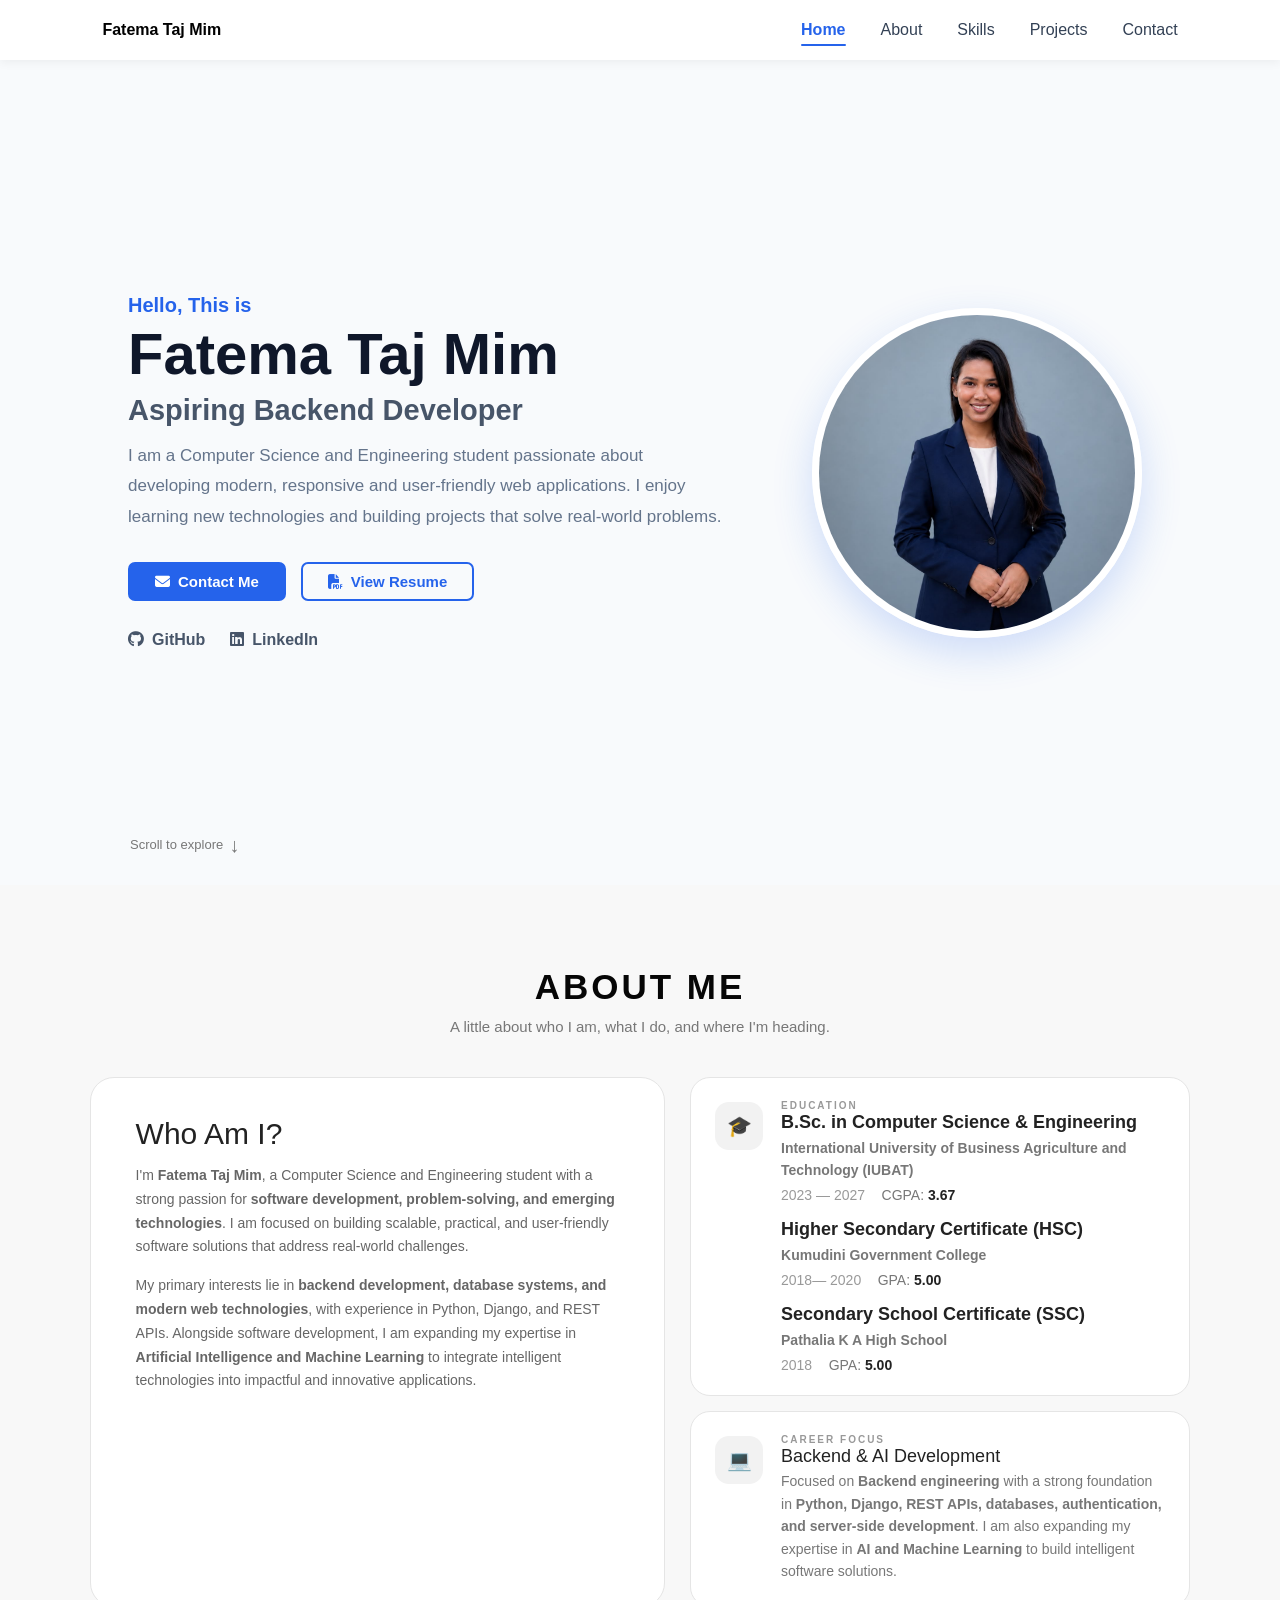
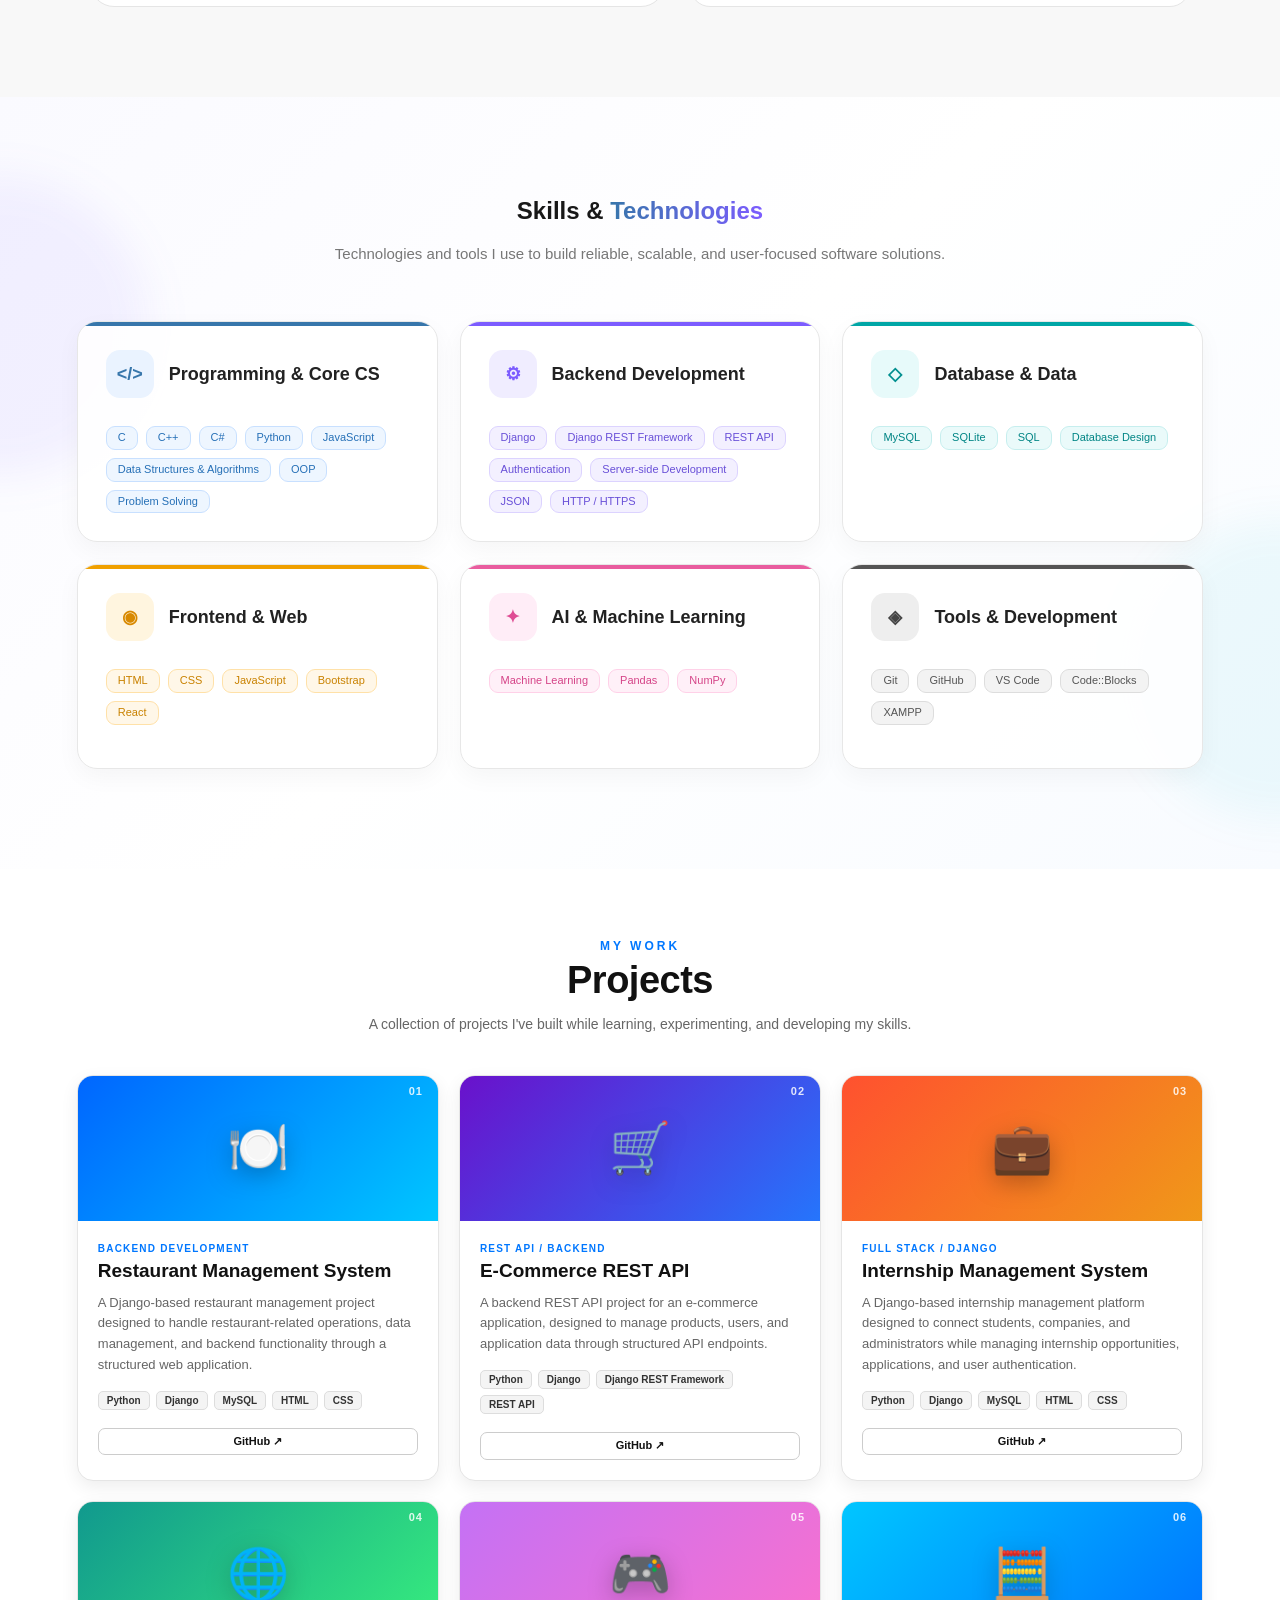
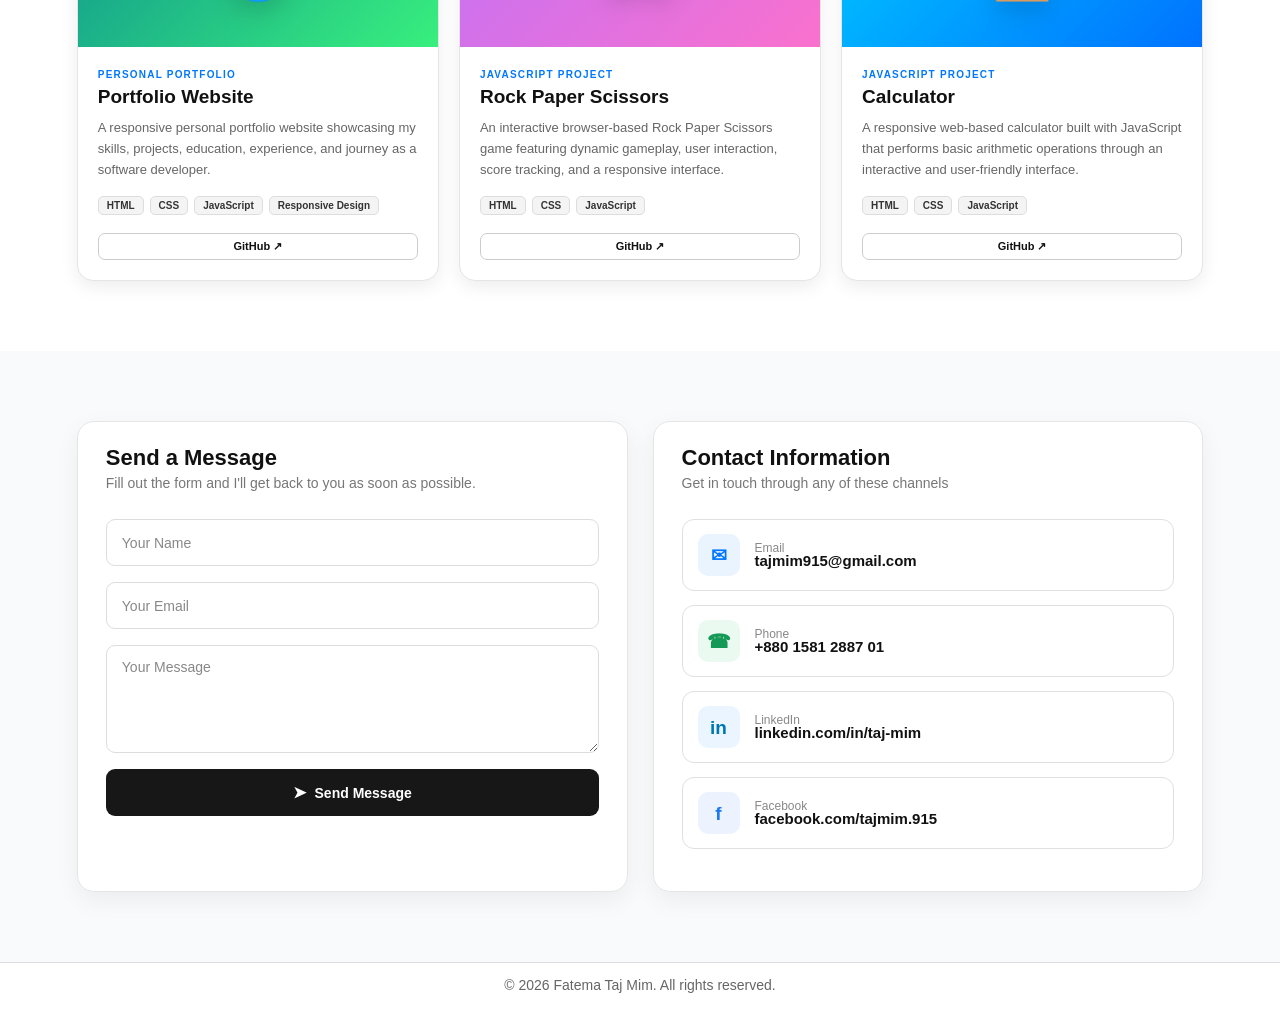
<file: index.html>
<!DOCTYPE html>
<html lang="en">

<head>

    <meta charset="UTF-8">

    <meta name="viewport" content="width=device-width, initial-scale=1.0">

    <title>Fatema Taj Mim | Portfolio</title>

    <!-- CSS -->
    <link rel="stylesheet" href="style.css">

    <link
    rel="stylesheet"
    href="https://cdnjs.cloudflare.com/ajax/libs/font-awesome/6.5.2/css/all.min.css">



</head>

<body>

    <!--  NAVIGATION BAR -->

    <nav class="navbar">

        <div class="logo">
            <a href="#home">Fatema Taj Mim</a>
        </div>

        <ul class="nav-links">
            <li><a href="#home">Home</a></li>
            <li><a href="#about">About</a></li>
            <li><a href="#skills">Skills</a></li>
            <!-- THIS WILL I USE LETTER <li><a href="#experience">Experience</a></li> -->
            <li><a href="#projects">Projects</a></li>
            <li><a href="#contact">Contact</a></li>
        </ul>

    </nav>


    <!--  HERO / HOME SECTION  -->

    <section id="home" class="hero">

        <!-- Left Side -->
        <div class="intro">

            <p class="greeting">
                Hello, This is
            </p>

            <h1>
                Fatema Taj Mim
            </h1>

            <h2>
                Aspiring Backend Developer
            </h2>

            <p class="description">
                I am a Computer Science and Engineering student passionate about
                developing modern, responsive and user-friendly web applications.
                I enjoy learning new technologies and building projects that
                solve real-world problems.
            </p>


            <!-- Buttons -->
            <div class="hero-buttons">

            <!-- Contact Me -->
            <button
                onclick="location.href='#contact'"
                class="btn contact-btn">

                <i class="fa-solid fa-envelope"></i>
                Contact Me

            </button>


            <!-- View Resume -->
            <button
                onclick="window.open('image/Resume-Fatematajmim.pdf', '_blank')"
                class="btn resume-btn">

                <i class="fa-solid fa-file-pdf"></i>
                View Resume

            </button>

        </div>


        <!-- Social Links -->

        <div class="social-links">

            <!-- GitHub -->
            <a
                href="https://github.com/Taj-mim"
                target="_blank"
                rel="noopener noreferrer">

                <i class="fa-brands fa-github"></i>
                GitHub

            </a>


            <!-- LinkedIn -->
            <a
                href="https://www.linkedin.com/in/taj-mim/"
                target="_blank"
                rel="noopener noreferrer">

                <i class="fa-brands fa-linkedin"></i>
                LinkedIn

            </a>
           
        </div>
        <a href="#about" class="scroll-explore">
            <span>Scroll to explore</span>
            <span class="arrow">↓</span>
        </a>
    </div>

        <!-- Right Side / Profile Picture -->
        <div class="image">

            <img
                src="image/formal picture.jpeg"
                alt="Fatema Taj Mim Profile Picture">

        </div>

    </section>


    <!-- ABOUT SECTION  -->

    <section id="about" class="about-section">

        <div class="about-container">

            <!-- Section Heading -->
            <div class="section-heading">
                <span class="section-tag">ABOUT ME</span>
                <p>
                    A little about who I am, what I do, and where I'm heading.
                </p>
            </div>

            <!-- About Content -->
            <div class="about-content">

                <!-- Left Side -->
                <div class="about-intro">

                    <div class="about-card main-card">
                        

                        <h3>Who Am I?</h3>

                        <p>
                            I'm <strong>Fatema Taj Mim</strong>, a Computer Science and Engineering
                            student with a strong passion for <strong>software development,
                            problem-solving, and emerging technologies</strong>. I am focused on
                            building scalable, practical, and user-friendly software solutions
                            that address real-world challenges.
                        </p>

                        <p>
                            My primary interests lie in <strong>backend development, database
                            systems, and modern web technologies</strong>, with experience in
                            Python, Django, and REST APIs. Alongside software development, I am
                            expanding my expertise in <strong>Artificial Intelligence and Machine
                            Learning</strong> to integrate intelligent technologies into impactful
                            and innovative applications.
                        </p>

                       
                    </div>

                </div>


                <!-- Right Side -->
                <div class="about-details">

                    <!-- Education -->
<div class="detail-card">
    <div class="detail-icon">🎓</div>

    <div>
        <span class="detail-label">EDUCATION</span>

        <!-- University -->
        <h3>
           <b>B.Sc. in Computer Science & Engineering</b> 
        </h3>

        <p>
           <b>International University of Business Agriculture
            and Technology (IUBAT)</b>
        </p>

        <span class="detail-year">
            2023 — 2027
        </span>

        <span class="CGPA">
            CGPA: <strong>3.67</strong>
        </span>


        <!-- College -->
        <h3 class="education-subtitle">
            <b>Higher Secondary Certificate (HSC)</b>
        </h3>

        <p>
            <b>Kumudini Government College</b>
        </p>

        <span class="detail-year">
            2018— 2020
        </span>
        <span class="CGPA">
            GPA: <strong>5.00</strong>
        </span>


        <!-- School -->
        <h3 class="education-subtitle">
            <b>Secondary School Certificate (SSC)</b>
        </h3>

        <p>
            <b>Pathalia K A High School</b>
        </p>

        <span class="detail-year">
            2018
        </span>
        <span class="CGPA">
            GPA: <strong>5.00</strong>
        </span>

    </div>
</div>


                    <!-- Career -->
                    <div class="detail-card">
                        <div class="detail-icon">💻</div>

                        <div>
                            <span class="detail-label">CAREER FOCUS</span>

                            <h3>Backend & AI Development</h3>

                           <p>
                                Focused on <strong>Backend engineering</strong> with a strong foundation
                                in <strong>Python, Django, REST APIs, databases, authentication, and
                                server-side development</strong>. I am also expanding my expertise in
                                <strong>AI and Machine Learning</strong> to build intelligent software
                                solutions.
                            </p>
                        </div>
                    </div>
                </div>

            </div>

        </div>

    </section>


    <!--  SKILLS SECTION  -->

    <section id="skills" class="skills-section">

        <div class="skills-container">

            <!-- Heading -->
            <div class="skills-heading">
                <h2>
                    Skills & <span>Technologies</span>
                </h2>

                <p>
                    Technologies and tools I use to build reliable,
                    scalable, and user-focused software solutions.
                </p>

            </div>


            <!-- Skills Grid -->
            <div class="skills-grid">

    <!-- 1. Programming & Core CS -->
    <div class="skill-card programming-card">

        <div class="skill-card-header">

            <div class="skill-icon">
                &lt;/&gt;
            </div>

            <div>
                <h3>Programming & Core CS</h3>
            </div>

        </div>

        <div class="skill-tags">
            <span>C</span>
            <span>C++</span>
            <span>C#</span>
            <span>Python</span>
            <span>JavaScript</span>
            <span>Data Structures & Algorithms</span>
            <span>OOP</span>
            <span>Problem Solving</span>
        </div>

    </div>


    <!-- 2. Backend Development -->
    <div class="skill-card backend-card">

        <div class="skill-card-header">

            <div class="skill-icon">
                ⚙
            </div>

            <div>
                <h3>Backend Development</h3>
            </div>

        </div>

        <div class="skill-tags">
            <span>Django</span>
            <span>Django REST Framework</span>
            <span>REST API</span>
            <span>Authentication</span>
            <span>Server-side Development</span>
            <span>JSON</span>
            <span>HTTP / HTTPS</span>
        </div>

    </div>


    <!-- 3. Database & Data -->
    <div class="skill-card database-card">

        <div class="skill-card-header">

            <div class="skill-icon">
                ◇
            </div>

            <div>
                <h3>Database & Data</h3>
            </div>

        </div>

        <div class="skill-tags">
            <span>MySQL</span>
            <span>SQLite</span>
            <span>SQL</span>
            <span>Database Design</span>
            
        </div>

    </div>


    <!-- 4. Frontend & Web -->
    <div class="skill-card frontend-card">

        <div class="skill-card-header">

            <div class="skill-icon">
                ◉
            </div>

            <div>
                <h3>Frontend & Web</h3>
            </div>

        </div>

        <div class="skill-tags">
            <span>HTML</span>
            <span>CSS</span>
            <span>JavaScript</span>
            <span>Bootstrap</span>
            <span>React</span>
        </div>

    </div>


    <!-- 5. AI & Machine Learning -->
    <div class="skill-card ai-card">

        <div class="skill-card-header">

            <div class="skill-icon">
                ✦
            </div>

            <div>
                <h3>AI & Machine Learning</h3>
            </div>

        </div>

        <div class="skill-tags">
            <span>Machine Learning</span>
            <span>Pandas</span>
            <span>NumPy</span>
            <!-- <span>Deep Learning</span>
            <span>Computer Vision</span>
            <span>PyTorch</span> -->
            
        </div>

    </div>


    <!-- 6. Tools & Development -->
    <div class="skill-card tools-card">

        <div class="skill-card-header">

            <div class="skill-icon">
                ◈
            </div>

            <div>
                <h3>Tools & Development</h3>
            </div>

        </div>

        <div class="skill-tags">
            <span>Git</span>
            <span>GitHub</span>
            <span>VS Code</span>
            <span>Code::Blocks</span>
            <span>XAMPP</span>
        </div>

    </div>

</div>

        </div>

    </section>


    <!--  EXPERIENCE SECTION 

    <section id="experience" class="content-section">

        <h2>Experience</h2>

        <p>
            My experience and professional activities.
        </p>

    </section> -->


    <!-- PROJECTS SECTION  -->

    <!-- ================= PROJECTS SECTION ================= -->

<section class="projects-section" id="projects">

    <div class="section-heading">

        <span class="section-tag">MY WORK</span>

        <h2>Projects</h2>

        <p>
            A collection of projects I've built while learning,
            experimenting, and developing my skills.
        </p>

    </div>


    <div class="projects-grid">


        <!-- Project 1 -->
    <div class="project-card">

        <div class="project-image project-blue">

            <div class="project-icon">
                🍽️
            </div>

            <span class="project-number">01</span>

        </div>


        <div class="project-content">

            <span class="project-category">
                Backend Development
            </span>

            <h3>Restaurant Management System</h3>

            <p>
                A Django-based restaurant management project designed to
                handle restaurant-related operations, data management,
                and backend functionality through a structured web application.
            </p>


            <div class="project-tech">

                <span>Python</span>
                <span>Django</span>
                <span>MySQL</span>
                <span>HTML</span>
                <span>CSS</span>

            </div>


        <div class="project-links">

            <a href="https://github.com/Taj-mim/restaurent-djangoProject"
               target="_blank"
               rel="noopener noreferrer"
               class="project-btn github-btn">
                GitHub ↗
            </a>

        </div>

    </div>

</div>



<!-- Project 2 -->
<div class="project-card">

    <div class="project-image project-purple">

        <div class="project-icon">
            🛒
        </div>

        <span class="project-number">02</span>

    </div>


    <div class="project-content">

        <span class="project-category">
            REST API / Backend
        </span>

        <h3>E-Commerce REST API</h3>

        <p>
            A backend REST API project for an e-commerce application,
            designed to manage products, users, and application data
            through structured API endpoints.
        </p>


        <div class="project-tech">

            <span>Python</span>
            <span>Django</span>
            <span>Django REST Framework</span>
            <span>REST API</span>

        </div>


        <div class="project-links">

            <a href="https://github.com/Taj-mim/ecommerce-rest-api"
               target="_blank"
               rel="noopener noreferrer"
               class="project-btn github-btn">
                GitHub ↗
            </a>

        </div>

    </div>

</div>



<!-- Project 3 -->
<div class="project-card">

    <div class="project-image project-orange">

        <div class="project-icon">
            💼
        </div>

        <span class="project-number">03</span>

    </div>


    <div class="project-content">

        <span class="project-category">
            Full Stack / Django
        </span>

        <h3>Internship Management System</h3>

        <p>
            A Django-based internship management platform designed
            to connect students, companies, and administrators while
            managing internship opportunities, applications, and
            user authentication.
        </p>


        <div class="project-tech">

            <span>Python</span>
            <span>Django</span>
            <span>MySQL</span>
            <span>HTML</span>
            <span>CSS</span>

        </div>


        <div class="project-links">

            <a href="https://github.com/Taj-mim/Internship_management_System"
               target="_blank"
               rel="noopener noreferrer"
               class="project-btn github-btn">
                GitHub ↗
            </a>

        </div>

    </div>

</div>



<!-- Project 4 -->
<div class="project-card">

    <div class="project-image project-green">

        <div class="project-icon">
            🌐
        </div>

        <span class="project-number">04</span>

    </div>


    <div class="project-content">

        <span class="project-category">
            Personal Portfolio
        </span>

        <h3>Portfolio Website</h3>

        <p>
            A responsive personal portfolio website showcasing my
            skills, projects, education, experience, and journey
            as a software developer.
        </p>


        <div class="project-tech">

            <span>HTML</span>
            <span>CSS</span>
            <span>JavaScript</span>
            <span>Responsive Design</span>

        </div>


        <div class="project-links">

            <a href="https://github.com/Taj-mim/Portfolio-Fatema-Taj-Mim_"
               target="_blank"
               rel="noopener noreferrer"
               class="project-btn github-btn">
                GitHub ↗
            </a>

        </div>

    </div>

</div>



<!-- Project 5 -->
<div class="project-card">

    <div class="project-image project-pink">

        <div class="project-icon">
            🎮
        </div>

        <span class="project-number">05</span>

    </div>


    <div class="project-content">

        <span class="project-category">
            JavaScript Project
        </span>

        <h3>Rock Paper Scissors</h3>

        <p>
            An interactive browser-based Rock Paper Scissors game
            featuring dynamic gameplay, user interaction, score
            tracking, and a responsive interface.
        </p>


        <div class="project-tech">

            <span>HTML</span>
            <span>CSS</span>
            <span>JavaScript</span>

        </div>


        <div class="project-links">

            <a href="https://github.com/Taj-mim/Rock-paper-scissors-"
               target="_blank"
               rel="noopener noreferrer"
               class="project-btn github-btn">
                GitHub ↗
            </a>

        </div>

    </div>

</div>



<!-- Project 6 -->
<div class="project-card">

    <div class="project-image project-cyan">

        <div class="project-icon">
            🧮
        </div>

        <span class="project-number">06</span>

    </div>


    <div class="project-content">

        <span class="project-category">
            JavaScript Project
        </span>

        <h3>Calculator</h3>

        <p>
            A responsive web-based calculator built with JavaScript
            that performs basic arithmetic operations through an
            interactive and user-friendly interface.
        </p>


        <div class="project-tech">

            <span>HTML</span>
            <span>CSS</span>
            <span>JavaScript</span>

        </div>


        <div class="project-links">

            <a href="https://github.com/Taj-mim/Calculator"
               target="_blank"
               rel="noopener noreferrer"
               class="project-btn github-btn">
                GitHub ↗
            </a>

        </div>

    </div>

</div>

    </div>

</section>

    <!--  CONTACT SECTION  -->

<section class="contact-section" id="contact">

    <div class="contact-wrapper">

     <!-- LEFT: SEND MESSAGE -->
<div class="contact-card message-card">

    <h2>Send a Message</h2>

    <p class="contact-subtitle">
        Fill out the form and I'll get back to you as soon as possible.
    </p>

    <form
    id="contact-form"
    class="contact-form"
    action="https://formsubmit.co/ajax/tajmim915@gmail.com"
    method="POST"
>

    <input
        type="text"
        name="name"
        placeholder="Your Name"
        required
    >

    <input
        type="email"
        name="email"
        placeholder="Your Email"
        required
    >

    <textarea
        name="message"
        placeholder="Your Message"
        rows="5"
        required
    ></textarea>

    <input
        type="hidden"
        name="_subject"
        value="New Portfolio Contact Message"
    >

    <input
        type="hidden"
        name="_captcha"
        value="true"
    >

    <button
        type="submit"
        id="send-message-btn"
        class="send-message-btn"
    >
        <span class="send-icon">➤</span>

        <span class="button-text">
            Send Message
        </span>
    </button>

    <p
        id="form-message"
        class="form-message"
        aria-live="polite"
    ></p>

</form>
</div>
        <!-- RIGHT: CONTACT INFORMATION -->
        <div class="contact-card information-card">

            <h2>Contact Information</h2>

            <p class="contact-subtitle">
                Get in touch through any of these channels
            </p>


            <!-- Email -->
            <a
                href="mailto:tajmim915@gmail.com"
                class="contact-info-item"
            >

                <div class="info-icon email-icon">
                    ✉
                </div>

                <div class="info-text">
                    <span>Email</span>
                    <strong>tajmim915@gmail.com</strong>
                </div>

            </a>


            <!-- Phone -->
            <a
                href="tel:+8801581288701"
                class="contact-info-item"
            >

                <div class="info-icon phone-icon">
                    ☎
                </div>

                <div class="info-text">
                    <span>Phone</span>
                    <strong>+880 1581 2887 01</strong>
                </div>

            </a>


           <!-- LinkedIn -->
            <a href="https://www.linkedin.com/in/taj-mim"
            target="_blank"
            rel="noopener noreferrer"
            class="contact-info-item">

                <div class="info-icon linkedin-icon">
                    in
                </div>

                <div class="info-text">
                    <span>LinkedIn</span>
                    <strong>linkedin.com/in/taj-mim</strong>
                </div>

            </a>


            <!-- Facebook -->
            <a href="https://www.facebook.com/tajmim.915"
            target="_blank"
            rel="noopener noreferrer"
            class="contact-info-item">

                <div class="info-icon facebook-icon">
                    f
                </div>

                <div class="info-text">
                    <span>Facebook</span>
                    <strong>facebook.com/tajmim.915</strong>
                </div>

            </a>

        </div>


</section>
<!-- ================= FINAL MESSAGE ================= -->



<!-- ================= FOOTER ================= -->

<footer class="footer">

    <p>
        © 2026 Fatema Taj Mim. All rights reserved.
    </p>

</footer>

    <script src="script.js" defer></script>
</body>

</html>
</file>
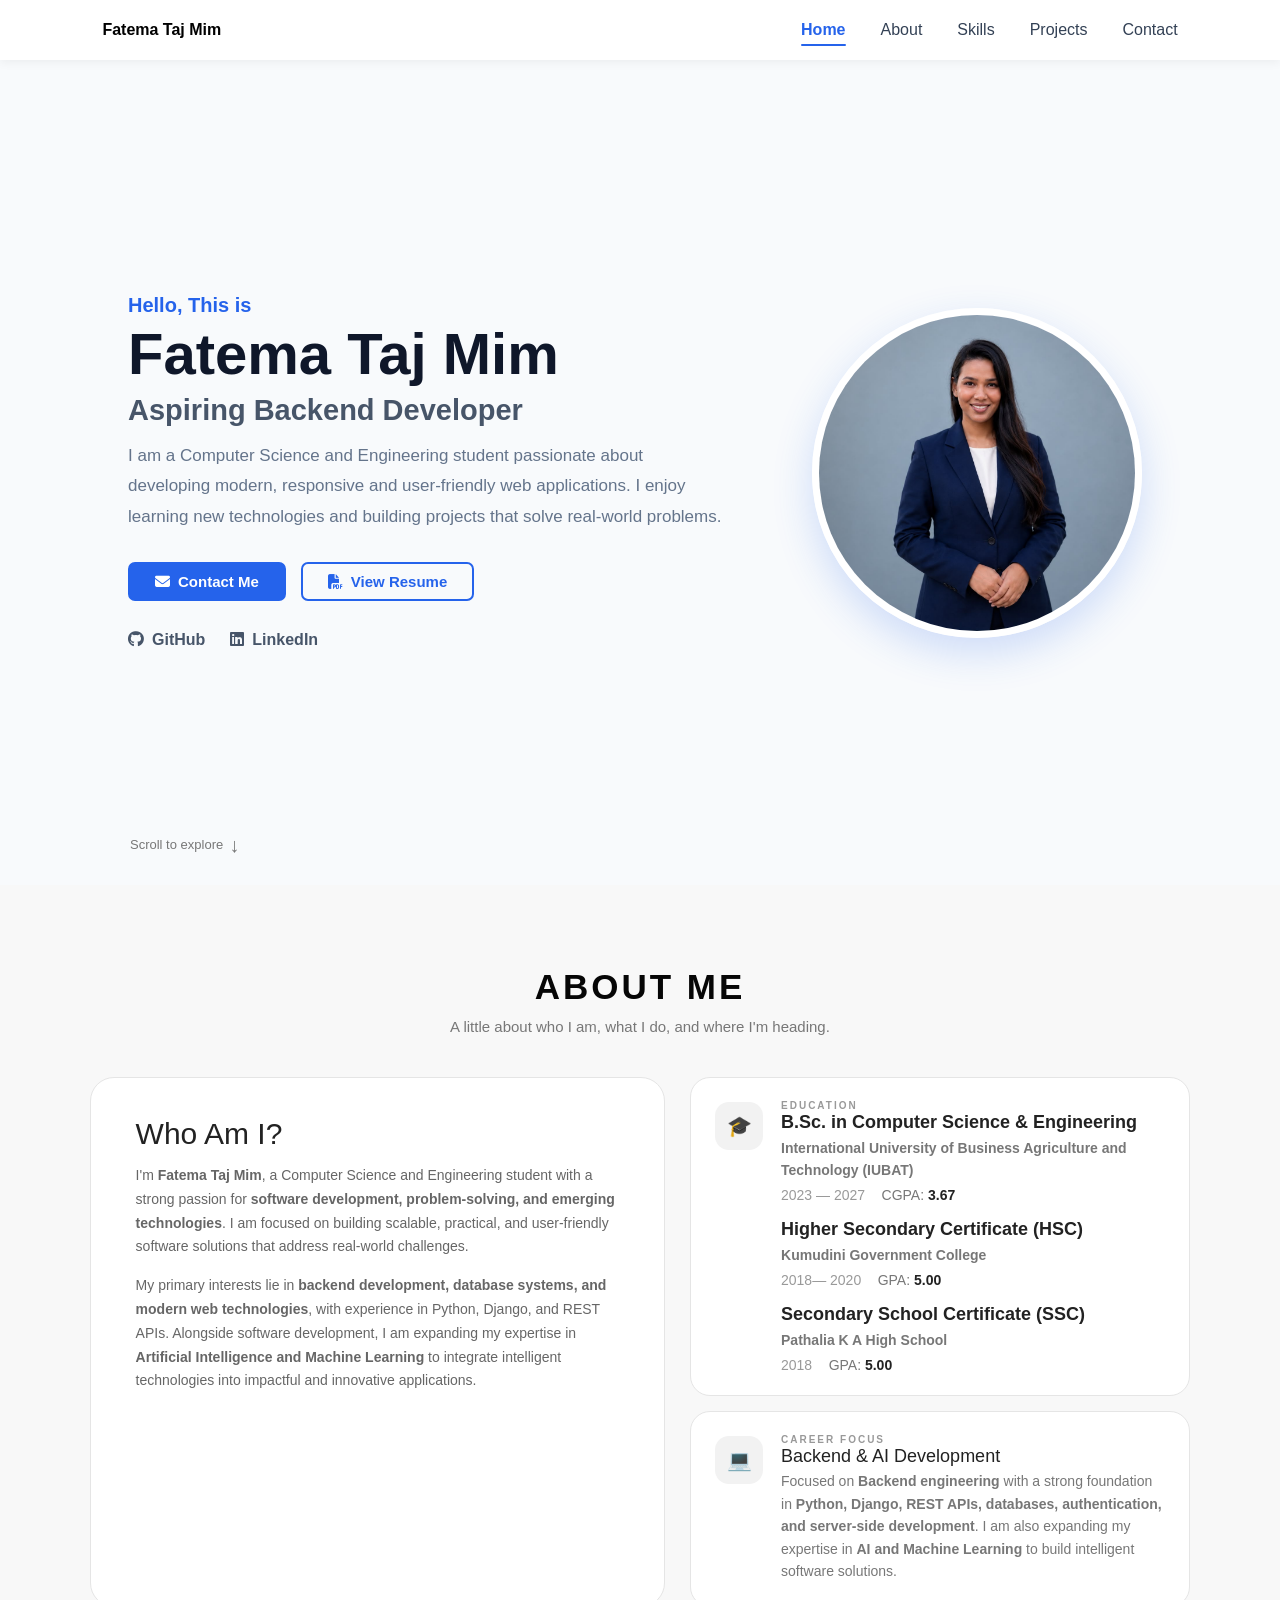
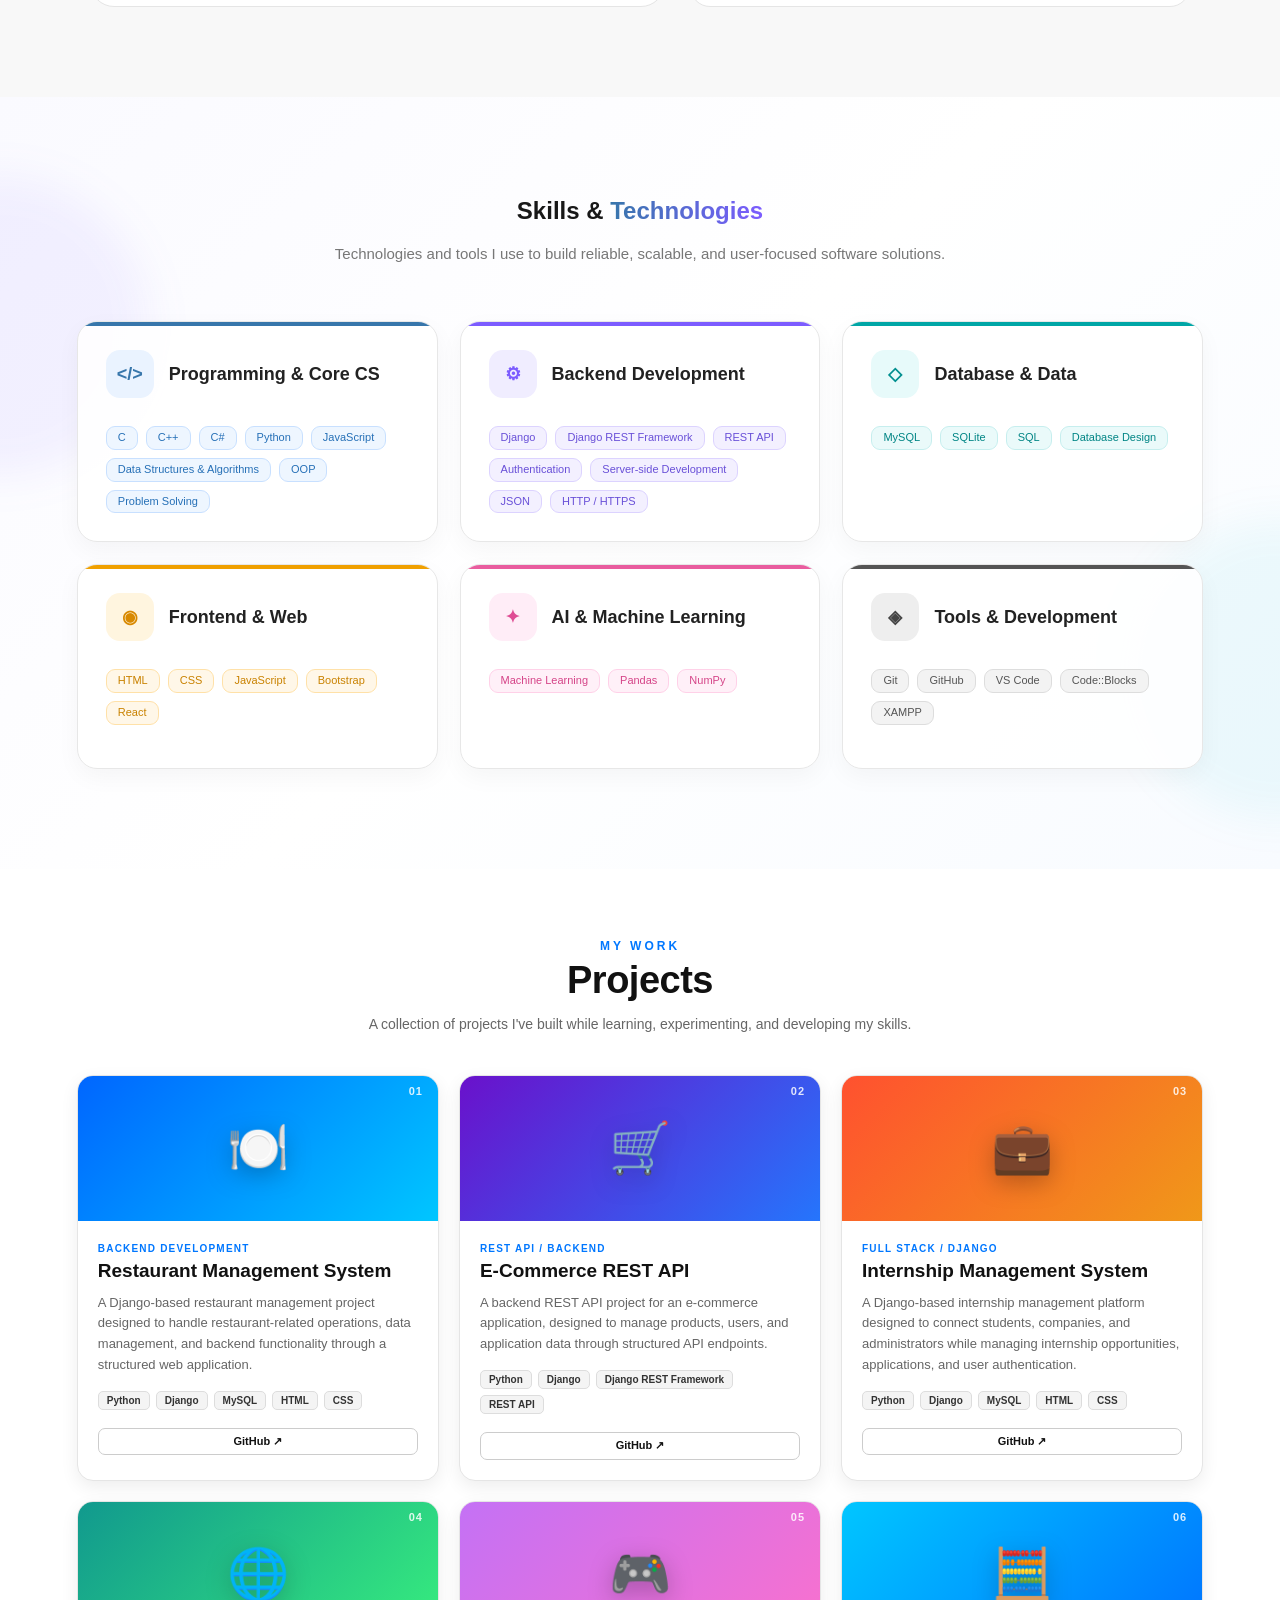
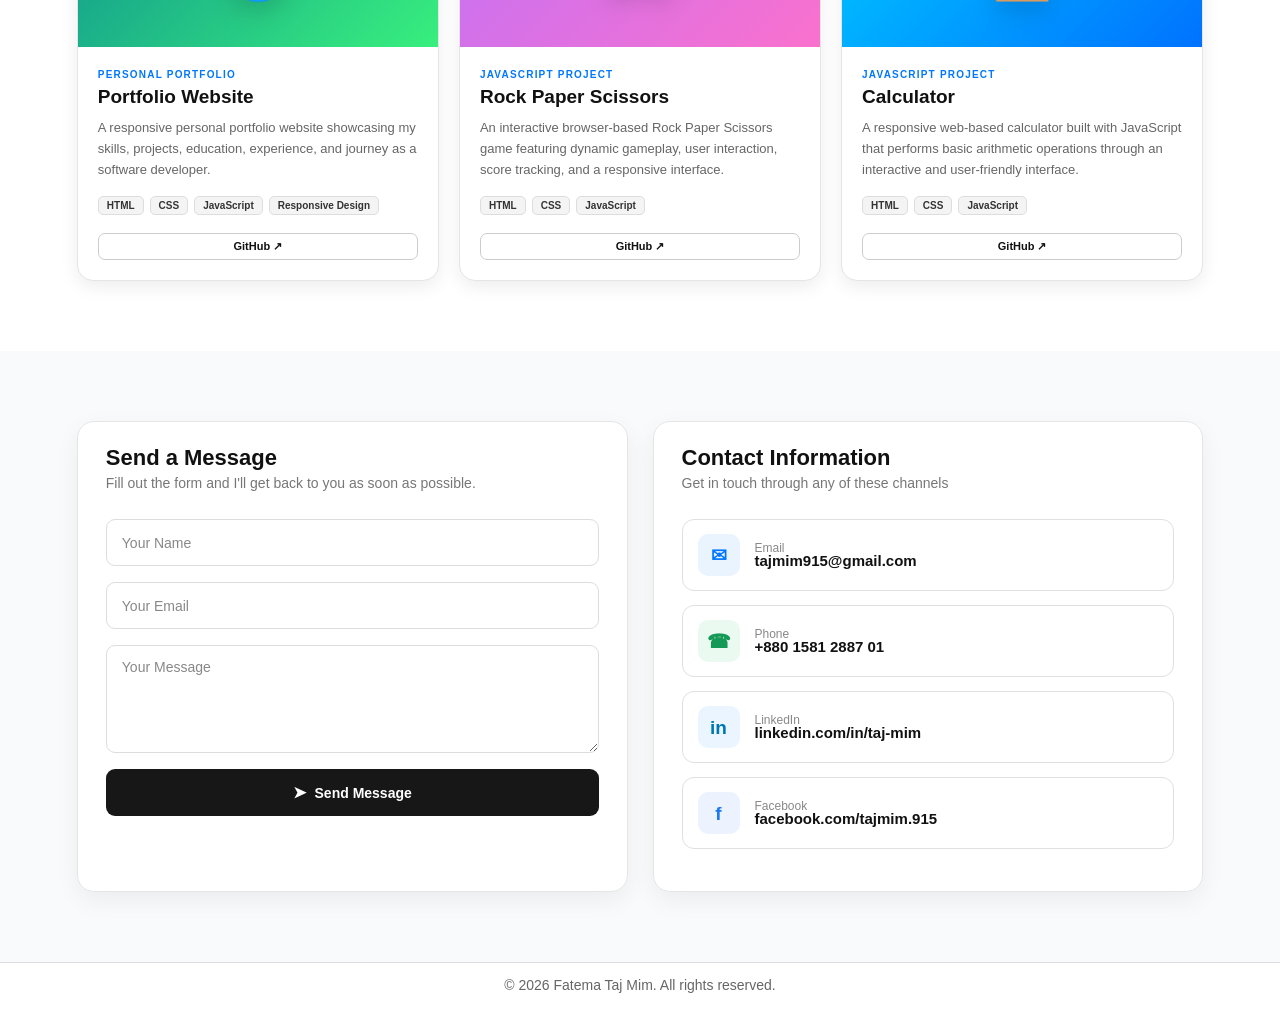
<file: front.html>
<!DOCTYPE html>
<html lang="en">

<head>

    <meta charset="UTF-8">

    <meta name="viewport" content="width=device-width, initial-scale=1.0">

    <title>Fatema Taj Mim | Portfolio</title>

    <!-- CSS -->
    <link rel="stylesheet" href="style.css">

    <link
    rel="stylesheet"
    href="https://cdnjs.cloudflare.com/ajax/libs/font-awesome/6.5.2/css/all.min.css">
    
    <!-- JavaScript -->
    <script src="script.js" defer></script>


</head>

<body>

    <!--  NAVIGATION BAR -->

    <nav class="navbar">

        <div class="logo">
            <a href="#home">Fatema Taj Mim</a>
        </div>

        <ul class="nav-links">
            <li><a href="#home">Home</a></li>
            <li><a href="#about">About</a></li>
            <li><a href="#skills">Skills</a></li>
            <!-- THIS WILL I USE LETTER <li><a href="#experience">Experience</a></li> -->
            <li><a href="#projects">Projects</a></li>
            <li><a href="#contact">Contact</a></li>
        </ul>

    </nav>


    <!--  HERO / HOME SECTION  -->

    <section id="home" class="hero">

        <!-- Left Side -->
        <div class="intro">

            <p class="greeting">
                Hello, This is
            </p>

            <h1>
                Fatema Taj Mim
            </h1>

            <h2>
                Aspiring Backend Developer
            </h2>

            <p class="description">
                I am a Computer Science and Engineering student passionate about
                developing modern, responsive and user-friendly web applications.
                I enjoy learning new technologies and building projects that
                solve real-world problems.
            </p>


            <!-- Buttons -->
            <div class="hero-buttons">

            <!-- Contact Me -->
            <button
                onclick="location.href='#contact'"
                class="btn contact-btn">

                <i class="fa-solid fa-envelope"></i>
                Contact Me

            </button>


            <!-- View Resume -->
            <button
                onclick="window.open('image/Resume-Fatematajmim.pdf', '_blank')"
                class="btn resume-btn">

                <i class="fa-solid fa-file-pdf"></i>
                View Resume

            </button>

        </div>


        <!-- Social Links -->

        <div class="social-links">

            <!-- GitHub -->
            <a
                href="https://github.com/Taj-mim"
                target="_blank"
                rel="noopener noreferrer">

                <i class="fa-brands fa-github"></i>
                GitHub

            </a>


            <!-- LinkedIn -->
            <a
                href="https://www.linkedin.com/in/taj-mim/"
                target="_blank"
                rel="noopener noreferrer">

                <i class="fa-brands fa-linkedin"></i>
                LinkedIn

            </a>
           
        </div>
        <a href="#about" class="scroll-explore">
            <span>Scroll to explore</span>
            <span class="arrow">↓</span>
        </a>
    </div>

        <!-- Right Side / Profile Picture -->
        <div class="image">

            <img
                src="image/formal picture.jpeg"
                alt="Fatema Taj Mim Profile Picture">

        </div>

    </section>


    <!-- ABOUT SECTION  -->

    <section id="about" class="about-section">

        <div class="about-container">

            <!-- Section Heading -->
            <div class="section-heading">
                <span class="section-tag">ABOUT ME</span>
                <p>
                    A little about who I am, what I do, and where I'm heading.
                </p>
            </div>

            <!-- About Content -->
            <div class="about-content">

                <!-- Left Side -->
                <div class="about-intro">

                    <div class="about-card main-card">
                        

                        <h3>Who Am I?</h3>

                        <p>
                            I'm <strong>Fatema Taj Mim</strong>, a Computer Science and Engineering
                            student with a strong passion for <strong>software development,
                            problem-solving, and emerging technologies</strong>. I am focused on
                            building scalable, practical, and user-friendly software solutions
                            that address real-world challenges.
                        </p>

                        <p>
                            My primary interests lie in <strong>backend development, database
                            systems, and modern web technologies</strong>, with experience in
                            Python, Django, and REST APIs. Alongside software development, I am
                            expanding my expertise in <strong>Artificial Intelligence and Machine
                            Learning</strong> to integrate intelligent technologies into impactful
                            and innovative applications.
                        </p>

                       
                    </div>

                </div>


                <!-- Right Side -->
                <div class="about-details">

                    <!-- Education -->
<div class="detail-card">
    <div class="detail-icon">🎓</div>

    <div>
        <span class="detail-label">EDUCATION</span>

        <!-- University -->
        <h3>
           <b>B.Sc. in Computer Science & Engineering</b> 
        </h3>

        <p>
           <b>International University of Business Agriculture
            and Technology (IUBAT)</b>
        </p>

        <span class="detail-year">
            2023 — 2027
        </span>

        <span class="CGPA">
            CGPA: <strong>3.67</strong>
        </span>


        <!-- College -->
        <h3 class="education-subtitle">
            <b>Higher Secondary Certificate (HSC)</b>
        </h3>

        <p>
            <b>Kumudini Government College</b>
        </p>

        <span class="detail-year">
            2018— 2020
        </span>
        <span class="CGPA">
            GPA: <strong>5.00</strong>
        </span>


        <!-- School -->
        <h3 class="education-subtitle">
            <b>Secondary School Certificate (SSC)</b>
        </h3>

        <p>
            <b>Pathalia K A High School</b>
        </p>

        <span class="detail-year">
            2018
        </span>
        <span class="CGPA">
            GPA: <strong>5.00</strong>
        </span>

    </div>
</div>


                    <!-- Career -->
                    <div class="detail-card">
                        <div class="detail-icon">💻</div>

                        <div>
                            <span class="detail-label">CAREER FOCUS</span>

                            <h3>Backend & AI Development</h3>

                           <p>
                                Focused on <strong>Backend engineering</strong> with a strong foundation
                                in <strong>Python, Django, REST APIs, databases, authentication, and
                                server-side development</strong>. I am also expanding my expertise in
                                <strong>AI and Machine Learning</strong> to build intelligent software
                                solutions.
                            </p>
                        </div>
                    </div>
                </div>

            </div>

        </div>

    </section>


    <!--  SKILLS SECTION  -->

    <section id="skills" class="skills-section">

        <div class="skills-container">

            <!-- Heading -->
            <div class="skills-heading">
                <h2>
                    Skills & <span>Technologies</span>
                </h2>

                <p>
                    Technologies and tools I use to build reliable,
                    scalable, and user-focused software solutions.
                </p>

            </div>


            <!-- Skills Grid -->
            <div class="skills-grid">

    <!-- 1. Programming & Core CS -->
    <div class="skill-card programming-card">

        <div class="skill-card-header">

            <div class="skill-icon">
                &lt;/&gt;
            </div>

            <div>
                <h3>Programming & Core CS</h3>
            </div>

        </div>

        <div class="skill-tags">
            <span>C</span>
            <span>C++</span>
            <span>C#</span>
            <span>Python</span>
            <span>JavaScript</span>
            <span>Data Structures & Algorithms</span>
            <span>OOP</span>
            <span>Problem Solving</span>
        </div>

    </div>


    <!-- 2. Backend Development -->
    <div class="skill-card backend-card">

        <div class="skill-card-header">

            <div class="skill-icon">
                ⚙
            </div>

            <div>
                <h3>Backend Development</h3>
            </div>

        </div>

        <div class="skill-tags">
            <span>Django</span>
            <span>Django REST Framework</span>
            <span>REST API</span>
            <span>Authentication</span>
            <span>Server-side Development</span>
            <span>JSON</span>
            <span>HTTP / HTTPS</span>
        </div>

    </div>


    <!-- 3. Database & Data -->
    <div class="skill-card database-card">

        <div class="skill-card-header">

            <div class="skill-icon">
                ◇
            </div>

            <div>
                <h3>Database & Data</h3>
            </div>

        </div>

        <div class="skill-tags">
            <span>MySQL</span>
            <span>SQLite</span>
            <span>SQL</span>
            <span>Database Design</span>
            
        </div>

    </div>


    <!-- 4. Frontend & Web -->
    <div class="skill-card frontend-card">

        <div class="skill-card-header">

            <div class="skill-icon">
                ◉
            </div>

            <div>
                <h3>Frontend & Web</h3>
            </div>

        </div>

        <div class="skill-tags">
            <span>HTML</span>
            <span>CSS</span>
            <span>JavaScript</span>
            <span>Bootstrap</span>
            <span>React</span>
        </div>

    </div>


    <!-- 5. AI & Machine Learning -->
    <div class="skill-card ai-card">

        <div class="skill-card-header">

            <div class="skill-icon">
                ✦
            </div>

            <div>
                <h3>AI & Machine Learning</h3>
            </div>

        </div>

        <div class="skill-tags">
            <span>Machine Learning</span>
            <span>Pandas</span>
            <span>NumPy</span>
            <!-- <span>Deep Learning</span>
            <span>Computer Vision</span>
            <span>PyTorch</span> -->
            
        </div>

    </div>


    <!-- 6. Tools & Development -->
    <div class="skill-card tools-card">

        <div class="skill-card-header">

            <div class="skill-icon">
                ◈
            </div>

            <div>
                <h3>Tools & Development</h3>
            </div>

        </div>

        <div class="skill-tags">
            <span>Git</span>
            <span>GitHub</span>
            <span>VS Code</span>
            <span>Code::Blocks</span>
            <span>XAMPP</span>
        </div>

    </div>

</div>

        </div>

    </section>


    <!--  EXPERIENCE SECTION 

    <section id="experience" class="content-section">

        <h2>Experience</h2>

        <p>
            My experience and professional activities.
        </p>

    </section> -->


    <!-- PROJECTS SECTION  -->

    <!-- ================= PROJECTS SECTION ================= -->

<section class="projects-section" id="projects">

    <div class="section-heading">

        <span class="section-tag">MY WORK</span>

        <h2>Projects</h2>

        <p>
            A collection of projects I've built while learning,
            experimenting, and developing my skills.
        </p>

    </div>


    <div class="projects-grid">


        <!-- Project 1 -->
    <div class="project-card">

        <div class="project-image project-blue">

            <div class="project-icon">
                🍽️
            </div>

            <span class="project-number">01</span>

        </div>


        <div class="project-content">

            <span class="project-category">
                Backend Development
            </span>

            <h3>Restaurant Management System</h3>

            <p>
                A Django-based restaurant management project designed to
                handle restaurant-related operations, data management,
                and backend functionality through a structured web application.
            </p>


            <div class="project-tech">

                <span>Python</span>
                <span>Django</span>
                <span>MySQL</span>
                <span>HTML</span>
                <span>CSS</span>

            </div>


        <div class="project-links">

            <a href="https://github.com/Taj-mim/restaurent-djangoProject"
               target="_blank"
               rel="noopener noreferrer"
               class="project-btn github-btn">
                GitHub ↗
            </a>

        </div>

    </div>

</div>



<!-- Project 2 -->
<div class="project-card">

    <div class="project-image project-purple">

        <div class="project-icon">
            🛒
        </div>

        <span class="project-number">02</span>

    </div>


    <div class="project-content">

        <span class="project-category">
            REST API / Backend
        </span>

        <h3>E-Commerce REST API</h3>

        <p>
            A backend REST API project for an e-commerce application,
            designed to manage products, users, and application data
            through structured API endpoints.
        </p>


        <div class="project-tech">

            <span>Python</span>
            <span>Django</span>
            <span>Django REST Framework</span>
            <span>REST API</span>

        </div>


        <div class="project-links">

            <a href="https://github.com/Taj-mim/ecommerce-rest-api"
               target="_blank"
               rel="noopener noreferrer"
               class="project-btn github-btn">
                GitHub ↗
            </a>

        </div>

    </div>

</div>



<!-- Project 3 -->
<div class="project-card">

    <div class="project-image project-orange">

        <div class="project-icon">
            💼
        </div>

        <span class="project-number">03</span>

    </div>


    <div class="project-content">

        <span class="project-category">
            Full Stack / Django
        </span>

        <h3>Internship Management System</h3>

        <p>
            A Django-based internship management platform designed
            to connect students, companies, and administrators while
            managing internship opportunities, applications, and
            user authentication.
        </p>


        <div class="project-tech">

            <span>Python</span>
            <span>Django</span>
            <span>MySQL</span>
            <span>HTML</span>
            <span>CSS</span>

        </div>


        <div class="project-links">

            <a href="https://github.com/Taj-mim/Internship_management_System"
               target="_blank"
               rel="noopener noreferrer"
               class="project-btn github-btn">
                GitHub ↗
            </a>

        </div>

    </div>

</div>



<!-- Project 4 -->
<div class="project-card">

    <div class="project-image project-green">

        <div class="project-icon">
            🌐
        </div>

        <span class="project-number">04</span>

    </div>


    <div class="project-content">

        <span class="project-category">
            Personal Portfolio
        </span>

        <h3>Portfolio Website</h3>

        <p>
            A responsive personal portfolio website showcasing my
            skills, projects, education, experience, and journey
            as a software developer.
        </p>


        <div class="project-tech">

            <span>HTML</span>
            <span>CSS</span>
            <span>JavaScript</span>
            <span>Responsive Design</span>

        </div>


        <div class="project-links">

            <a href="https://github.com/Taj-mim/Portfolio-Fatema-Taj-Mim_"
               target="_blank"
               rel="noopener noreferrer"
               class="project-btn github-btn">
                GitHub ↗
            </a>

        </div>

    </div>

</div>



<!-- Project 5 -->
<div class="project-card">

    <div class="project-image project-pink">

        <div class="project-icon">
            🎮
        </div>

        <span class="project-number">05</span>

    </div>


    <div class="project-content">

        <span class="project-category">
            JavaScript Project
        </span>

        <h3>Rock Paper Scissors</h3>

        <p>
            An interactive browser-based Rock Paper Scissors game
            featuring dynamic gameplay, user interaction, score
            tracking, and a responsive interface.
        </p>


        <div class="project-tech">

            <span>HTML</span>
            <span>CSS</span>
            <span>JavaScript</span>

        </div>


        <div class="project-links">

            <a href="https://github.com/Taj-mim/Rock-paper-scissors-"
               target="_blank"
               rel="noopener noreferrer"
               class="project-btn github-btn">
                GitHub ↗
            </a>

        </div>

    </div>

</div>



<!-- Project 6 -->
<div class="project-card">

    <div class="project-image project-cyan">

        <div class="project-icon">
            🧮
        </div>

        <span class="project-number">06</span>

    </div>


    <div class="project-content">

        <span class="project-category">
            JavaScript Project
        </span>

        <h3>Calculator</h3>

        <p>
            A responsive web-based calculator built with JavaScript
            that performs basic arithmetic operations through an
            interactive and user-friendly interface.
        </p>


        <div class="project-tech">

            <span>HTML</span>
            <span>CSS</span>
            <span>JavaScript</span>

        </div>


        <div class="project-links">

            <a href="https://github.com/Taj-mim/Calculator"
               target="_blank"
               rel="noopener noreferrer"
               class="project-btn github-btn">
                GitHub ↗
            </a>

        </div>

    </div>

</div>

    </div>

</section>

    <!--  CONTACT SECTION  -->

<section class="contact-section" id="contact">

    <div class="contact-wrapper">

        <!-- LEFT: SEND MESSAGE -->
        <div class="contact-card message-card">

            <h2>Send a Message</h2>

            <p class="contact-subtitle">
                Fill out the form and I'll get back to you as soon as possible.
            </p>

           <form  class="contact-form" 
                  action="https://formsubmit.co/tajmim915@gmail.com"
                    method="POST">

                <input
                    type="text"
                    name="name"
                    placeholder="Your Name"
                    required
                >

                <input
                    type="email"
                    name="email"
                    placeholder="Your Email"
                    required
                >

                <textarea
                    name="message"
                    placeholder="Your Message"
                    rows="5"
                    required
                ></textarea>

                <input
                    type="hidden"
                    name="_subject"
                    value="New Portfolio Contact Message"
                >

                <input
                    type="hidden"
                    name="_captcha"
                    value="true"
                >


                <button type="submit" class="send-message-btn">
                    <span class="send-icon">➤</span>
                    Send Message
                </button>

            </form>

        </div>


        <!-- RIGHT: CONTACT INFORMATION -->
        <div class="contact-card information-card">

            <h2>Contact Information</h2>

            <p class="contact-subtitle">
                Get in touch through any of these channels
            </p>


            <!-- Email -->
            <a
                href="mailto:tajmim915@gmail.com"
                class="contact-info-item"
            >

                <div class="info-icon email-icon">
                    ✉
                </div>

                <div class="info-text">
                    <span>Email</span>
                    <strong>tajmim915@gmail.com</strong>
                </div>

            </a>


            <!-- Phone -->
            <a
                href="tel:+8801581288701"
                class="contact-info-item"
            >

                <div class="info-icon phone-icon">
                    ☎
                </div>

                <div class="info-text">
                    <span>Phone</span>
                    <strong>+880 1581 2887 01</strong>
                </div>

            </a>


           <!-- LinkedIn -->
            <a href="https://www.linkedin.com/in/taj-mim"
            target="_blank"
            rel="noopener noreferrer"
            class="contact-info-item">

                <div class="info-icon linkedin-icon">
                    in
                </div>

                <div class="info-text">
                    <span>LinkedIn</span>
                    <strong>linkedin.com/in/taj-mim</strong>
                </div>

            </a>


            <!-- Facebook -->
            <a href="https://www.facebook.com/tajmim.915"
            target="_blank"
            rel="noopener noreferrer"
            class="contact-info-item">

                <div class="info-icon facebook-icon">
                    f
                </div>

                <div class="info-text">
                    <span>Facebook</span>
                    <strong>facebook.com/tajmim.915</strong>
                </div>

            </a>

        </div>


</section>
<!-- ================= FINAL MESSAGE ================= -->



<!-- ================= FOOTER ================= -->

<footer class="footer">

    <p>
        © 2026 Fatema Taj Mim. All rights reserved.
    </p>

</footer>

</body>

</html>
</file>
<file: style.css>
/* General Settings */

* {
    margin: 0;
    padding: 0;
    box-sizing: border-box;
}

html {
    scroll-behavior: smooth;
}

body {
    font-family: Arial, Helvetica, sans-serif;
    background-color: #f8fafc;
    color: #1e293b;
    line-height: 0.7;
}

/*Navigation Bar*/

.navbar {
    width: 100%;
    min-height: 60px;
    padding: 0 8%;

    display: flex;
    justify-content: space-between;
    align-items: center;

    background-color: #ffffff;
    box-shadow: 0 2px 10px rgba(0, 0, 0, 0.06);
    position: sticky;
    top: 0;

    z-index: 1000;
}


/* Logo */

.logo a {
    text-decoration: none;

    color: #000000;

    font-size: 16px;
    font-weight: 700;

    display: inline-block;

    transition: all 0.3s ease;
}

.logo a:hover {
    color: #000000;

    transform: translateY(-3px);

    text-shadow: 0 4px 10px rgba(0, 0, 0, 0.15);
}

.logo a:active {
    transform: translateY(-1px) scale(0.97);
}

/* Navigation Links */

.nav-links {
    display: flex;

    align-items: center;

    gap: 35px;

    list-style: none;
}

.nav-links a {
    position: relative;

    text-decoration: none;

    color: #334155;

    font-size: 16px;
    font-weight: 500;

    padding: 5px 0;

    display: inline-block;

    transition: all 0.3s ease;
}

/* Active Navigation Link */

.nav-links a.active {
    color: #000000;
    font-weight: 700;
}

.nav-links a.active::after {
    content: "";

    position: absolute;

    left: 0;
    bottom: -5px;

    width: 100%;
    height: 2px;

    background-color: #000000;

    border-radius: 5px;
}

/* Hover / Pop Up */

.nav-links a:hover {
    color: #2563eb;

    transform: translateY(-3px);
}

/* Click Effect */

.nav-links a:active {
    transform: translateY(-1px) scale(0.96);
}
/* Hover */

.nav-links a:hover {
    color: #2563eb;
}


/* Active Link */

.nav-links a.active {
    color: #2563eb;
}

/* Active Link Underline */

.nav-links a.active::after {
    content: "";

    position: absolute;

    left: 0;
    bottom: -5px;

    width: 100%;
    height: 2px;

    background-color: #2563eb;

    border-radius: 5px;
}


/* Hero Section */

.hero {
    position: relative;
    min-height: calc(100vh - 75px);

    padding: 80px 10%;

    display: flex;

    align-items: center;

    justify-content: space-between;

    gap: 70px;
}
/* Scroll to Explore */
.scroll-explore {
    position: absolute;
    bottom: 30px;
    left: 130px;

    display: flex;
    align-items: center;
    gap: 6px;

    font-size: 13px;
    color: #777;
    font-weight: 400;

    text-decoration: none;
    cursor: pointer;
    z-index: 10;
}

.scroll-explore .arrow {
    font-size: 20px;
    line-height: 1;
    animation: scrollDown 1.5s ease-in-out infinite;
}

@keyframes scrollDown {
    0%, 100% {
        transform: translateY(0);
    }

    50% {
        transform: translateY(6px);
    }
}

/* Introduction */

.intro {
    flex: 1;

    max-width: 650px;
}


/* Greeting */

.greeting {
    color: #2563eb;

    font-size: 20px;

    font-weight: 600;

    margin-bottom: 10px;
}


/* Name */

.intro h1 {
    font-size: 58px;

    font-weight: 700;

    line-height: 1.1;

    color: #0f172a;

    margin-bottom: 15px;
}


/* Job Title */

.intro h2 {
    font-size: 29px;

    font-weight: 600;

    color: #475569;

    margin-bottom: 20px;
}


/* Description */

.description {
    max-width: 600px;

    font-size: 17px;

    color: #64748b;

    line-height: 1.8;

    margin-bottom: 30px;
}


/* Buttons */

.hero-buttons {
    display: flex;

    gap: 15px;

    margin-top: 10px;
}

.btn {
    padding: 9px 25px;

    border-radius: 7px;

    font-size: 15px;

    font-weight: 600;

    cursor: pointer;

    transition: all 0.3s ease;
}


/* Contact Button */

.contact-btn {
    background-color: #2563eb;

    color: white;

    border: 2px solid #2563eb;
}

.contact-btn:hover {
    background-color: #1d4ed8;

    border-color: #1d4ed8;

    transform: translateY(-3px);

    box-shadow: 0 8px 20px rgba(37, 99, 235, 0.25);
}


/* Resume Button */

.resume-btn {
    background-color: transparent;

    color: #2563eb;

    border: 2px solid #2563eb;
}

.resume-btn:hover {
    background-color: #2563eb;

    color: white;

    transform: translateY(-3px);
}


/* Social Links */

.social-links {
    display: flex;

    gap: 25px;

    margin-top: 30px;
}

.social-links a {
    text-decoration: none;

    color: #475569;

    font-size: 16px;

    font-weight: 600;

    transition: all 0.3s ease;
}

.social-links a:hover {
    color: #2563eb;

    transform: translateY(-2px);
}
.btn,
.social-links a {
    display: inline-flex;
    align-items: center;
    justify-content: center;
    gap: 8px;
}

/* Profile Image */

.image {
    flex: 0 0 350px;

    display: flex;

    justify-content: center;

    align-items: center;
}


.image img {
    width: 330px;
    height: 330px;

    object-fit: cover;

    border-radius: 50%;

    border: 7px solid #ffffff;

    box-shadow:
        0 15px 40px rgba(37, 99, 235, 0.20);

    transition: transform 0.4s ease,
                box-shadow 0.4s ease;
}
/* ================= ABOUT SECTION ================= */

.about-section {
    position: relative;
    padding: 90px 7%;
    background: #f8f8f8;
    overflow: hidden;
}

.about-container {
    max-width: 1250px;
    margin: 0 auto;
}


/* ================= HEADING ================= */

.section-heading {
    text-align: center;
    margin-bottom: 45px;
}

.section-tag {
    display: inline-block;
    margin-bottom: 10px;

    font-size: 35px;
    letter-spacing: 3px;
    font-weight: 600;
    color: #060606;
    font-family: "Space Grotesk", sans-serif;
}

.section-heading h2 {
    margin: 0;

    /* Medium size */
    font-size: clamp(32px, 4vw, 48px);
    line-height: 1.15;

    font-weight: 500;
    color: #222;
}

.section-heading h2 span {
    color: #777;
}

.section-heading p {
    margin-top: 12px;

    font-size: 15px;
    color: #777;
}


/* ================= MAIN CONTENT ================= */

.about-content {
    display: grid;
    grid-template-columns: 1.15fr 1fr;
    gap: 25px;
    align-items: stretch;
}


/* ================= MAIN ABOUT CARD ================= */

.about-card {
    position: relative;
    height: 100%;
    padding: 45px;

    background: #fff;
    border: 1px solid #e5e5e5;
    border-radius: 24px;

    transition:
        transform 0.4s ease,
        box-shadow 0.4s ease;
}

.about-card:hover {
    transform: translateY(-6px);

    box-shadow:
        0 20px 50px rgba(0, 0, 0, 0.08);
}

.about-card h3 {
    margin-bottom: 20px;

    font-size: 30px;
    font-weight: 500;
    color: #222;
}

.about-card p {
    margin-bottom: 15px;

    font-size: 14px;
    line-height: 1.7;
    color: #666;
}
.CGPA {
    display: block;
    margin-top: 10px;
    font-size: 14px;
    color: #777;
}

.CGPA strong {
    color: #222;
    font-weight: 600;
}
.education-subtitle {
    margin-top: 22px;
    margin-bottom: 6px;
    font-size: 18px;
}

.detail-card p {
    margin-bottom: 8px;
}

.detail-year {
    display: inline-block;
    margin-right: 12px;
}

.CGPA {
    display: inline-block;
}

/* ================= DETAIL CARDS ================= */

.about-details {
    display: flex;
    flex-direction: column;
    gap: 15px;
}

.detail-card {
    display: flex;
    gap: 18px;

    padding: 24px;

    background: #fff;
    border: 1px solid #e5e5e5;
    border-radius: 20px;

    transition:
        transform 0.3s ease,
        border-color 0.3s ease,
        box-shadow 0.3s ease;
}

.detail-card:hover {
    transform: translateX(6px);

    border-color: #ccc;

    box-shadow:
        0 12px 30px rgba(0, 0, 0, 0.06);
}

/* ================= ICON ================= */

.detail-icon {
    min-width: 48px;
    height: 48px;

    display: flex;
    align-items: center;
    justify-content: center;

    background: #f2f2f2;
    border-radius: 14px;

    font-size: 20px;
}


/* ================= DETAIL TEXT ================= */

.detail-label {
    display: block;

    margin-bottom: 7px;

    font-size: 10px;
    letter-spacing: 2px;
    font-weight: 600;

    color: #999;
}

.detail-card h3 {
    margin-bottom: 8px;

    font-size: 18px;
    font-weight: 500;

    color: #222;
}

.detail-card p {
    margin: 0;

    font-size: 14px;
    line-height: 1.6;

    color: #777;
}

.detail-year {
    display: inline-block;

    margin-top: 10px;

    font-size: 14px;
    color: #999;
}

/* ================= SKILLS SECTION ================= */

.skills-section {
    position: relative;

    padding: 100px 6%;

    background:
        linear-gradient(
            135deg,
            #fafaff 0%,
            #ffffff 50%,
            #f8fbff 100%
        );

    overflow: hidden;
}


/* Subtle background decoration */

.skills-section::before {
    content: "";

    position: absolute;

    width: 300px;
    height: 300px;

    top: 80px;
    left: -150px;

    background: rgba(120, 90, 255, 0.07);

    border-radius: 50%;

    filter: blur(20px);
}

.skills-section::after {
    content: "";

    position: absolute;

    width: 300px;
    height: 300px;

    right: -150px;
    bottom: 50px;

    background: rgba(0, 180, 200, 0.06);

    border-radius: 50%;

    filter: blur(20px);
}


.skills-container {
    position: relative;

    max-width: 1250px;

    margin: 0 auto;

    z-index: 1;
}


/* ================= HEADING ================= */

.skills-heading {
    text-align: center;

    margin-bottom: 55px;
}


.skills-heading h2 {
    margin: 0;

    font: size 20px;

    line-height: 1.15;

    font-weight: 600;

    color: #181818;
}


.skills-heading h2 span {
    background: linear-gradient(
        90deg,
        #3776ab,
        #7c5cff
    );

    -webkit-background-clip: text;
    background-clip: text;
    -webkit-text-fill-color: transparent;
}


.skills-heading p {
    max-width: 650px;

    margin: 16px auto 0;

    font-size: 15px;

    line-height: 1.7;

    color: #777;
}


/* ================= SKILLS GRID ================= */

.skills-grid {

    display: grid;

    grid-template-columns:
        repeat(3, 1fr);

    gap: 22px;
}


/* ================= SKILL CARD ================= */

.skill-card {

    position: relative;

    padding: 28px;

    min-height: 205px;

    background: rgba(255, 255, 255, 0.9);

    border: 1px solid #e7e7e7;

    border-radius: 20px;

    box-shadow:
        0 8px 25px rgba(0, 0, 0, 0.04);

    overflow: hidden;

    transition:
        transform 0.35s ease,
        box-shadow 0.35s ease,
        border-color 0.35s ease;
}


.skill-card:hover {

    transform: translateY(-7px);

    box-shadow:
        0 18px 40px rgba(0, 0, 0, 0.09);

    border-color: #d8d8d8;
}


/* ================= COLOR LINE ================= */

.skill-card::before {

    content: "";

    position: absolute;

    top: 0;
    left: 0;

    width: 100%;

    height: 4px;
}


.programming-card::before {
    background: #3776ab;
}

.backend-card::before {
    background: #7c5cff;
}

.database-card::before {
    background: #00a6a6;
}

.frontend-card::before {
    background: #f0a000;
}

.ai-card::before {
    background: #e95d9f;
}

.tools-card::before {
    background: #555;
}


/* ================= CARD HEADER ================= */

.skill-card-header {

    display: flex;

    align-items: center;

    gap: 15px;

    margin-bottom: 28px;
}


.skill-icon {

    width: 48px;
    height: 48px;

    flex-shrink: 0;

    display: flex;

    align-items: center;
    justify-content: center;

    border-radius: 14px;

    font-size: 18px;

    font-weight: 600;

    background: #f1f1f1;

    color: #333;

    transition:
        transform 0.3s ease,
        border-radius 0.3s ease;
}


.skill-card:hover .skill-icon {

    transform: rotate(-5deg) scale(1.08);

    border-radius: 17px;
}


/* Icon backgrounds */

.programming-card .skill-icon {
    background: #eaf3ff;
    color: #3776ab;
}

.backend-card .skill-icon {
    background: #f0edff;
    color: #7c5cff;
}

.database-card .skill-icon {
    background: #e7fafa;
    color: #008f8f;
}

.frontend-card .skill-icon {
    background: #fff5df;
    color: #d88900;
}

.ai-card .skill-icon {
    background: #ffedf7;
    color: #df4c94;
}

.tools-card .skill-icon {
    background: #eeeeee;
    color: #444;
}


/* ================= CARD TITLE ================= */



.skill-card h3 {

    margin: 0;

    font-size: 18px;

    font-weight: 550;

    color: #222;
}


/* ================= SKILL TAGS ================= */

.skill-tags {

    display: flex;

    flex-wrap: wrap;

    gap: 8px;
}


.skill-tags span {

    display: inline-flex;

    align-items: center;

    padding: 7px 11px;

    border-radius: 9px;

    font-size: 11px;

    font-weight: 500;

    background: #f7f7f7;

    border: 1px solid #e4e4e4;

    color: #555;

    transition:
        transform 0.25s ease,
        background 0.25s ease,
        color 0.25s ease,
        border-color 0.25s ease;
}


.skill-tags span:hover {

    transform: translateY(-3px);

    background: #222;

    border-color: #222;

    color: #fff;

    cursor: default;
}


/* ================= CATEGORY TAG COLORS ================= */

/* Programming */

.programming-card .skill-tags span {
    background: #eef6ff;
    border-color: #c8e0ff;
    color: #2670b7;
}


/* Backend */

.backend-card .skill-tags span {
    background: #f3f0ff;
    border-color: #dcd3ff;
    color: #6950d8;
}


/* Database */

.database-card .skill-tags span {
    background: #eafafa;
    border-color: #c6eeee;
    color: #008585;
}


/* Frontend */

.frontend-card .skill-tags span {
    background: #fff7e8;
    border-color: #ffe1a8;
    color: #c98200;
}


/* AI */

.ai-card .skill-tags span {
    background: #fff0f8;
    border-color: #ffd1e8;
    color: #d54488;
}


/* Tools */

.tools-card .skill-tags span {
    background: #f3f3f3;
    border-color: #ddd;
    color: #555;
}


/* ================= HOVER TAG ================= */

.skill-tags span:hover {

    background: #222 !important;

    border-color: #222 !important;

    color: #fff !important;
}
/* ================= PROJECTS SECTION ================= */

.projects-section {
    padding: 70px 6%;
    background: #ffffff;
    color: #111111;
}


/* ---------- SECTION HEADING ---------- */

.projects-section .section-heading {
    text-align: center;
    margin-bottom: 40px;
}

.projects-section .section-tag {
    display: inline-block;
    margin-bottom: 8px;
    font-size: 12px;
    font-weight: 700;
    letter-spacing: 3px;
    color: #0077ff;
}

.projects-section .section-heading h2 {
    margin: 0;
    font-size: 38px;
    font-weight: 800;
    letter-spacing: -0.5px;
    color: #111111;
}

.projects-section .section-heading p {
    max-width: 580px;
    margin: 10px auto 0;
    color: #666666;
    font-size: 14px;
    line-height: 1.6;
}


/* ---------- PROJECT GRID ---------- */

.projects-grid {
    display: grid;
    grid-template-columns: repeat(3, 1fr);
    gap: 20px;
    max-width: 1150px;
    margin: 0 auto;
}


/* ---------- PROJECT CARD ---------- */

.project-card {
    background: #ffffff;
    border: 1px solid #e5e5e5;
    border-radius: 16px;
    overflow: hidden;
    transition: 0.3s ease;
    position: relative;
    box-shadow: 0 6px 18px rgba(0, 0, 0, 0.07);
}

.project-card:hover {
    transform: translateY(-6px);
    border-color: #cccccc;
    box-shadow: 0 15px 30px rgba(0, 0, 0, 0.12);
}


/* ---------- PROJECT IMAGE ---------- */

.project-image {
    height: 145px;
    display: flex;
    align-items: center;
    justify-content: center;
    position: relative;
    overflow: hidden;
}


/* ---------- COLORFUL BACKGROUNDS ---------- */

.project-blue {
    background: linear-gradient(135deg, #0066ff, #00c6ff);
}

.project-purple {
    background: linear-gradient(135deg, #6a11cb, #2575fc);
}

.project-orange {
    background: linear-gradient(135deg, #ff512f, #f09819);
}

.project-green {
    background: linear-gradient(135deg, #11998e, #38ef7d);
}

.project-pink {
    background: linear-gradient(135deg, #c471f5, #fa71cd);
}

.project-cyan {
    background: linear-gradient(135deg, #00c6ff, #0072ff);
}


/* ---------- PROJECT ICON ---------- */

.project-icon {
    font-size: 50px;
    filter: drop-shadow(0 7px 12px rgba(0, 0, 0, 0.25));
    transition: 0.3s ease;
}

.project-card:hover .project-icon {
    transform: scale(1.08) rotate(3deg);
}


/* ---------- PROJECT NUMBER ---------- */

.project-number {
    position: absolute;
    top: 12px;
    right: 15px;
    font-size: 11px;
    font-weight: 700;
    color: rgba(255, 255, 255, 0.85);
    letter-spacing: 1px;
}


/* ---------- PROJECT CONTENT ---------- */

.project-content {
    padding: 20px;
}

.project-category {
    display: inline-block;
    margin-bottom: 7px;
    color: #0077ff;
    font-size: 10px;
    font-weight: 700;
    letter-spacing: 1.2px;
    text-transform: uppercase;
}

.project-content h3 {
    margin: 0 0 9px;
    font-size: 19px;
    line-height: 1.3;
    color: #111111;
}

.project-content p {
    margin: 0 0 15px;
    color: #666666;
    font-size: 13px;
    line-height: 1.6;
}


/* ---------- TECHNOLOGY TAGS ---------- */

.project-tech {
    display: flex;
    flex-wrap: wrap;
    gap: 6px;
    margin-bottom: 18px;
}

.project-tech span {
    padding: 5px 8px;
    border-radius: 5px;
    background: #f4f4f4;
    border: 1px solid #dddddd;
    color: #333333;
    font-size: 10px;
    font-weight: 600;
}


/* ---------- PROJECT BUTTONS ---------- */

.project-links {
    display: flex;
    gap: 8px;
}

.project-btn {
    flex: 1;
    padding: 9px 12px;
    border-radius: 7px;
    text-align: center;
    text-decoration: none;
    font-size: 11px;
    font-weight: 700;
    transition: 0.25s ease;
}


/* ---------- LIVE DEMO ---------- */

.primary-btn {
    background: #111111;
    color: #ffffff;
}

.primary-btn:hover {
    background: #0077ff;
    color: #ffffff;
}


/* ---------- GITHUB ---------- */

.github-btn {
    background: transparent;
    color: #111111;
    border: 1px solid #cccccc;
}

.github-btn:hover {
    background: #111111;
    color: #ffffff;
}

/* =========================================================
   CONTACT SECTION
   ========================================================= */

.contact-section {
    padding: 70px 6%;
    background-color: #f8fafc;
    background-image: none;
}


/* =========================================================
   CONTACT WRAPPER
   ========================================================= */

.contact-wrapper {
    max-width: 1150px;
    margin: 0 auto;

    display: grid;
    grid-template-columns: 1fr 1fr;
    gap: 25px;
}


/* =========================================================
   CONTACT CARD
   ========================================================= */

.contact-card {
    background: rgba(255, 255, 255, 0.96);

    border: 1px solid #e5e5e5;
    border-radius: 17px;

    padding: 28px;

    box-shadow:
        0 8px 24px rgba(0, 0, 0, 0.06);

    transition: 0.3s ease;
}

.contact-card:hover {
    transform: translateY(-3px);

    box-shadow:
        0 14px 30px rgba(0, 0, 0, 0.09);
}


/* =========================================================
   HEADINGS
   ========================================================= */

.contact-card h2 {
    margin: 0 0 6px;

    color: #111111;

    font-size: 22px;
    font-weight: 700;
}

.contact-subtitle {
    margin: 0 0 25px;

    color: #777777;

    font-size: 14px;
    line-height: 1.6;
}


/* =========================================================
   CONTACT FORM
   ========================================================= */

.contact-form {
    display: flex;
    flex-direction: column;
    gap: 16px;
}
/* =========================================================
   CONTACT FORM MESSAGE
   ========================================================= */

.form-message {
    margin: 8px 0 0;
    min-height: 21px;
    text-align: center;
    font-size: 14px;
    font-weight: 600;
    line-height: 1.5;
}

.form-message.success {
    color: #159957;
}

.form-message.error {
    color: #dc2626;
}


/* =========================================================
   DISABLED SEND BUTTON
   ========================================================= */

.send-message-btn:disabled {
    opacity: 0.7;
    cursor: not-allowed;
    transform: none;
    box-shadow: none;
}

/* =========================================================
   FORM INPUTS
   ========================================================= */

.contact-form input,
.contact-form textarea {
    width: 100%;
    box-sizing: border-box;

    border: 1px solid #dddddd;
    border-radius: 9px;

    background: #ffffff;

    padding: 13px 15px;

    font-family: inherit;
    font-size: 14px;
    color: #111111;

    outline: none;

    transition: 0.3s ease;
}


/* Input */

.contact-form input {
    height: 47px;
}


/* Textarea */

.contact-form textarea {
    min-height: 100px;
    resize: vertical;
}


/* Placeholder */

.contact-form input::placeholder,
.contact-form textarea::placeholder {
    color: #888888;
}


/* Input focus */

.contact-form input:focus,
.contact-form textarea:focus {
    border-color: #222222;

    box-shadow:
        0 0 0 3px rgba(0, 0, 0, 0.05);
}


/* =========================================================
   SEND BUTTON
   ========================================================= */

.send-message-btn {
    width: 100%;
    height: 47px;

    border: none;
    border-radius: 9px;

    background: #171717;
    color: #ffffff;

    display: flex;
    align-items: center;
    justify-content: center;

    gap: 9px;

    font-family: inherit;
    font-size: 14px;
    font-weight: 600;

    cursor: pointer;

    transition: 0.3s ease;
}

.send-message-btn:hover {
    background: #0077ff;

    transform: translateY(-2px);

    box-shadow:
        0 7px 17px rgba(0, 119, 255, 0.2);
}


/* Send icon */

.send-icon {
    font-size: 16px;

    transition: 0.3s ease;
}

.send-message-btn:hover .send-icon {
    transform: translate(3px, -3px);
}


/* =========================================================
   CONTACT INFORMATION
   ========================================================= */

.information-card {
    display: flex;
    flex-direction: column;
}


/* Information item */

.contact-info-item {
    display: flex;
    align-items: center;

    gap: 15px;

    min-height: 72px;

    padding: 11px 15px;
    margin-bottom: 14px;

    border: 1px solid #e0e0e0;
    border-radius: 12px;

    background: #ffffff;

    text-decoration: none;
    color: #111111;

    transition: 0.3s ease;
}

.contact-info-item:hover {
    transform: translateX(4px);

    border-color: #bdbdbd;

    box-shadow:
        0 6px 16px rgba(0, 0, 0, 0.06);
}


/* =========================================================
   INFORMATION ICON
   ========================================================= */

.info-icon {
    width: 42px;
    height: 42px;

    flex-shrink: 0;

    display: flex;
    align-items: center;
    justify-content: center;

    border-radius: 10px;

    background: #f5f5f5;
    color: #111111;

    font-size: 19px;
    font-weight: 700;

    transition: 0.3s ease;
}


/* =========================================================
   COLORED INFORMATION ICONS
   ========================================================= */

.email-icon {
    background: #eaf4ff;
    color: #0077ff;
}

.phone-icon {
    background: #eafaf1;
    color: #159957;
}

.linkedin-icon {
    background: #eaf5ff;
    color: #0077b5;
}

.facebook-icon {
    background: #edf2ff;
    color: #1877f2;
}


/* =========================================================
   INFORMATION ICON HOVER
   ========================================================= */

.contact-info-item:hover .email-icon {
    background: #0077ff;
    color: #ffffff;
}

.contact-info-item:hover .phone-icon {
    background: #159957;
    color: #ffffff;
}

.contact-info-item:hover .linkedin-icon {
    background: #0077b5;
    color: #ffffff;
}

.contact-info-item:hover .facebook-icon {
    background: #1877f2;
    color: #ffffff;
}


/* =========================================================
   INFORMATION TEXT
   ========================================================= */

.info-text {
    display: flex;
    flex-direction: column;

    gap: 3px;

    min-width: 0;
}

.info-text span {
    color: #888888;
    font-size: 12px;
}

.info-text strong {
    color: #111111;

    font-size: 15px;
    font-weight: 600;

    word-break: break-word;
}




/* =========================================================
   FOOTER
   ========================================================= */

.footer {
    padding: 18px 20px;

    background: #ffffff;

    border-top: 1px solid #dddddd;

    text-align: center;

    color: #666666;

    font-size: 14px;
}

.footer p {
    margin: 0;
}
/* =========================================================
   RESPONSIVE DESIGN
   Tablet → Mobile → Small Mobile
   ========================================================= */


/* =========================================================
   TABLET
   769px — 1100px
   ========================================================= */

@media (max-width: 1100px) {

    /* ---------- GENERAL ---------- */

    body {
        overflow-x: hidden;
    }

    .container,
    .about-container,
    .projects-grid,
    .contact-wrapper {
        max-width: 920px;
    }

 .form-message {
        font-size: 13px;
        line-height: 1.5;
        padding: 0 5px;
    }
    /* ---------- NAVBAR ---------- */

    .navbar {
        padding: 16px 5%;
    }

    .logo {
        font-size: 20px;
    }

    .nav-links {
        gap: 18px;
    }

    .nav-links a {
        font-size: 14px;
    }


    /* ---------- HERO ---------- */

    .hero {
        padding: 75px 5%;
        gap: 40px;
    }

    .intro {
        max-width: 600px;
    }

    .hero h1 {
        font-size: 40px;
    }

    .hero h2 {
        font-size: 32px;
    }

    .hero p {
        font-size: 16px;
        max-width: 650px;
    }

    .image img {
        width: 380px;
        height: 380px;
        object-fit: cover;
        border-radius: 50%;
    }


    /* ---------- ABOUT ---------- */

    .about-section {
        padding: 75px 5%;
    }

    .about-content {
        gap: 25px;
    }

    .about-card {
        padding: 28px;
    }

    .detail-card {
        padding: 22px;
    }


    /* ---------- SKILLS ---------- */

    .skills-section {
        padding: 75px 5%;
    }

    .skills-grid {
        grid-template-columns: repeat(2, 1fr);
        gap: 20px;
    }


    /* ---------- PROJECTS ---------- */

    .projects-section {
        padding: 70px 5%;
    }

    .projects-grid {
        grid-template-columns: repeat(2, 1fr);
        gap: 20px;
    }

    .project-image {
        height: 145px;
    }

    .project-content {
        padding: 20px;
    }


    /* ---------- CONTACT ---------- */

    .contact-section {
        padding: 70px 5%;
    }

    .contact-wrapper {
        grid-template-columns: 1fr 1fr;
        gap: 20px;
    }

    .contact-card {
        padding: 25px;
    }
}


/* =========================================================
   MOBILE
   481px — 768px
   ========================================================= */

@media (max-width: 768px) {

    /* ---------- GENERAL ---------- */

    html {
        scroll-behavior: smooth;
    }

    body {
        overflow-x: hidden;
        width: 100%;
    }


    /* =====================================================
       NAVIGATION
       ===================================================== */

    .navbar {
        width: 100%;
        box-sizing: border-box;
        padding: 14px 20px;

        display: flex;
        align-items: center;
        justify-content: space-between;

        overflow: hidden;
    }

    .logo {
        font-size: 13px;
        line-height: 1.1;
        white-space: nowrap;
    }

    .nav-links {
        display: flex;
        align-items: center;
        gap: 13px;
        flex-wrap: nowrap;
    }

    .nav-links a {
        font-size: 12px;
        white-space: nowrap;
    }


    /* =====================================================
       HERO
       ===================================================== */

    .hero {
        width: 100%;
        box-sizing: border-box;

        min-height: 0;

        padding: 45px 6% 55px;

        display: flex;
        flex-direction: column;

        align-items: center;

        gap: 0;

        text-align: center;
    }


    /* =====================================================
       PROFILE IMAGE
       Picture comes FIRST on mobile
       ===================================================== */

    .image {
        order: 1;

        width: 100%;

        display: flex;
        justify-content: center;
        align-items: center;

        margin-bottom: 55px;

        position: relative;
    }

    .image img {
        display: block;

        width: 280px;
        height: 280px;

        max-width: 80vw;
        max-height: 80vw;

        object-fit: cover;

        border-radius: 50%;

        border: 8px solid #ffffff;

        box-sizing: border-box;

        box-shadow:
            0 15px 35px rgba(0, 0, 0, 0.12);
    }


    /* =====================================================
       INTRO
       Comes AFTER picture
       ===================================================== */

    .intro {
        order: 2;

        width: 100%;
        max-width: 680px;

        display: flex;
        flex-direction: column;
        align-items: center;

        text-align: center;
    }


    /* ---------- GREETING ---------- */

    .greeting {
        margin: 0 0 15px;

        font-size: 22px;
        line-height: 1.3;
    }


    /* ---------- NAME ---------- */

    .hero h1 {
        margin: 0 0 14px;

        font-size: 30px;
        line-height: 1.15;

        word-break: normal;
    }


    /* ---------- TITLE ---------- */

    .hero h2 {
        margin: 0 0 24px;

        font-size: 28px;
        line-height: 1.25;

        max-width: 100%;
    }


    /* ---------- DESCRIPTION ---------- */

    .hero .description {
        width: 100%;
        max-width: 620px;

        margin: 0 auto 30px;

        font-size: 15px;
        line-height: 1.7;

        text-align: center;
    }


    /* =====================================================
       HERO BUTTONS
       ===================================================== */

    .hero-buttons {
        width: 100%;

        display: flex;
        justify-content: center;
        align-items: center;

        gap: 12px;

        flex-wrap: wrap;

        margin-bottom: 28px;
    }

    .hero-buttons .btn {
        min-width: 190px;

        padding: 13px 20px;

        box-sizing: border-box;
    }


    /* =====================================================
       SOCIAL LINKS
       ===================================================== */

    .social-links {
        width: 100%;

        display: flex;

        justify-content: center;
        align-items: center;

        gap: 28px;

        margin: 0 0 22px;

        position: static;
    }

    .social-links a {
        display: inline-flex;

        align-items: center;

        gap: 7px;

        font-size: 15px;

        text-decoration: none;
    }


    /* =====================================================
       SCROLL TO EXPLORE
       ===================================================== */

    .scroll-explore {
        position: static !important;

        display: flex;

        flex-direction: column;

        align-items: center;
        justify-content: center;

        gap: 2px;

        margin-top: 0;

        text-decoration: none;

        font-size: 13px;
    }

    .scroll-explore .arrow {
        font-size: 22px;

        line-height: 1;
    }


    /* =====================================================
       SECTION HEADINGS
       ===================================================== */

    .section-heading {
        margin-bottom: 35px;
    }

    .section-heading h2,
    .projects-section .section-heading h2 {
        font-size: 32px;
    }

    .section-heading p,
    .projects-section .section-heading p {
        font-size: 14px;
        max-width: 520px;
    }

    .section-tag,
    .projects-section .section-tag {
        font-size: 11px;
        letter-spacing: 2.5px;
    }


    /* =====================================================
       ABOUT
       ===================================================== */

    .about-section {
        padding: 65px 5%;
    }

    .about-content {
        grid-template-columns: 1fr;
        gap: 18px;
    }

    .about-card {
        padding: 24px;
    }

    .about-card h3 {
        font-size: 21px;
    }

    .about-card p {
        font-size: 14px;
        line-height: 1.7;
    }

    .about-details {
        display: grid;
        grid-template-columns: 1fr 1fr;
        gap: 15px;
    }

    .detail-card {
        padding: 18px;
    }

    .detail-card h3 {
        font-size: 16px;
    }

    .detail-card p {
        font-size: 13px;
    }

    .detail-icon {
        font-size: 22px;
    }


    /* =====================================================
       SKILLS
       ===================================================== */

    .skills-section {
        padding: 65px 5%;
    }

    .skills-grid {
        grid-template-columns: repeat(2, 1fr);
        gap: 15px;
    }

    .skill-card {
        padding: 20px;
    }

    .skill-card h3 {
        font-size: 17px;
    }

    .skill-tags {
        gap: 6px;
    }

    .skill-tags span {
        padding: 5px 8px;
        font-size: 11px;
    }


    /* =====================================================
       PROJECTS
       ===================================================== */

    .projects-section {
        padding: 65px 5%;
    }

    .projects-grid {
        grid-template-columns: 1fr 1fr;
        gap: 16px;
    }

    .project-image {
        height: 130px;
    }

    .project-icon {
        font-size: 45px;
    }

    .project-number {
        top: 10px;
        right: 12px;
        font-size: 10px;
    }

    .project-content {
        padding: 17px;
    }

    .project-category {
        font-size: 9px;
        letter-spacing: 1px;
    }

    .project-content h3 {
        font-size: 17px;
        margin-bottom: 8px;
    }

    .project-content p {
        font-size: 12px;
        line-height: 1.55;
        margin-bottom: 13px;
    }

    .project-tech {
        gap: 5px;
        margin-bottom: 15px;
    }

    .project-tech span {
        padding: 4px 7px;
        font-size: 9px;
    }

    .project-links {
        gap: 6px;
    }

    .project-btn {
        padding: 8px 9px;
        font-size: 10px;
    }


    /* =====================================================
       CONTACT
       ===================================================== */

    .contact-section {
        padding: 65px 5%;
    }

    .contact-wrapper {
        grid-template-columns: 1fr;
        gap: 18px;
    }

    .contact-card {
        padding: 22px;
        border-radius: 15px;
    }

    .contact-card h2 {
        font-size: 21px;
    }

    .contact-subtitle {
        font-size: 13px;
        margin-bottom: 20px;
    }

    .contact-form {
        gap: 14px;
    }

    .contact-form input {
        height: 45px;
    }

    .contact-form input,
    .contact-form textarea {
        padding: 12px 14px;
        font-size: 13px;
    }

    .contact-form textarea {
        min-height: 100px;
    }

    .send-message-btn {
        height: 45px;
        font-size: 13px;
    }

    .contact-info-item {
        min-height: 65px;
        gap: 12px;
        padding: 10px 12px;
        margin-bottom: 10px;
    }
.form-message {
        margin-top: 7px;
        font-size: 13px;
        line-height: 1.5;
        padding: 0 4px;
    }
    .info-icon {
        width: 40px;
        height: 40px;
        font-size: 18px;
        border-radius: 9px;
    }

    .info-text span {
        font-size: 11px;
    }

    .info-text strong {
        font-size: 14px;
    }


    /* =====================================================
       FOOTER
       ===================================================== */

    .footer {
        padding: 17px 15px;
        font-size: 13px;
    }
}


/* =========================================================
   SMALL MOBILE
   320px — 480px
   ========================================================= */

@media (max-width: 480px) {

    /* =====================================================
       NAVBAR
       ===================================================== */

    .navbar {
        padding: 12px 15px;
    }

    .logo {
        font-size: 12px;
    }

    .nav-links {
        gap: 9px;
    }

    .nav-links a {
        font-size: 10px;
    }


    /* =====================================================
       HERO
       ===================================================== */

    .hero {
        padding: 35px 5% 45px;
    }


    /* ---------- ROUND PROFILE IMAGE ---------- */

    .image {
        margin-bottom: 42px;
    }

    .image img {
        width: 240px;
        height: 240px;

        max-width: 75vw;
        max-height: 75vw;

        border-radius: 50%;

        border-width: 7px;
    }


    /* ---------- INTRO ---------- */

    .greeting {
        font-size: 19px;

        margin-bottom: 12px;
    }

    .hero h1 {
        font-size: 34px;

        line-height: 1.15;

        margin-bottom: 12px;
    }

    .hero h2 {
        font-size: 24px;

        line-height: 1.3;

        margin-bottom: 20px;
    }

    .hero .description {
        font-size: 13px;

        line-height: 1.7;

        margin-bottom: 25px;
    }


    /* =====================================================
       BUTTONS
       ===================================================== */

    .hero-buttons {
        width: 100%;

        flex-direction: column;

        gap: 10px;

        margin-bottom: 25px;
    }

    .hero-buttons .btn {
        width: 100%;

        min-width: 0;

        padding: 12px 15px;

        font-size: 14px;
    }


    /* =====================================================
       SOCIAL LINKS
       ===================================================== */

    .social-links {
        gap: 20px;

        margin-bottom: 18px;
    }

    .social-links a {
        font-size: 14px;
    }


    /* =====================================================
       SCROLL
       ===================================================== */

    .scroll-explore {
        font-size: 12px;
    }

    .scroll-explore .arrow {
        font-size: 20px;
    }


    /* =====================================================
       SECTION HEADINGS
       ===================================================== */

    .section-heading {
        margin-bottom: 28px;
    }

    .section-heading h2,
    .projects-section .section-heading h2 {
        font-size: 27px;
    }

    .section-heading p,
    .projects-section .section-heading p {
        font-size: 13px;
        line-height: 1.6;
    }


    /* =====================================================
       ABOUT
       ===================================================== */

    .about-section {
        padding: 55px 4%;
    }

    .about-content {
        grid-template-columns: 1fr;
    }

    .about-card {
        padding: 19px;
        border-radius: 14px;
    }

    .about-card h3 {
        font-size: 19px;
    }

    .about-card p {
        font-size: 13px;
    }

    .about-details {
        grid-template-columns: 1fr;
        gap: 12px;
    }

    .detail-card {
        padding: 16px;
    }

    .detail-card h3 {
        font-size: 15px;
    }

    .detail-card p {
        font-size: 12px;
    }


    /* =====================================================
       SKILLS
       ===================================================== */

    .skills-section {
        padding: 55px 4%;
    }

    .skills-grid {
        grid-template-columns: 1fr;
        gap: 12px;
    }

    .skill-card {
        padding: 17px;
    }

    .skill-card h3 {
        font-size: 16px;
    }

    .skill-tags span {
        padding: 5px 8px;
        font-size: 10px;
    }


    /* =====================================================
       PROJECTS
       ===================================================== */

    .projects-section {
        padding: 55px 4%;
    }

    .projects-grid {
        grid-template-columns: 1fr;
        gap: 15px;
    }

    .project-card {
        border-radius: 14px;
    }

    .project-image {
        height: 135px;
    }

    .project-icon {
        font-size: 48px;
    }

    .project-content {
        padding: 18px;
    }

    .project-category {
        font-size: 9px;
    }

    .project-content h3 {
        font-size: 18px;
    }

    .project-content p {
        font-size: 13px;
        line-height: 1.6;
    }

    .project-tech span {
        font-size: 10px;
        padding: 5px 7px;
    }

    .project-btn {
        padding: 9px 10px;
        font-size: 10px;
    }


    /* =====================================================
       CONTACT
       ===================================================== */

    .contact-section {
        padding: 55px 4%;
    }

    .contact-wrapper {
        gap: 14px;
    }

    .contact-card {
        padding: 18px;
        border-radius: 14px;
    }

    .contact-card h2 {
        font-size: 19px;
    }

    .contact-subtitle {
        font-size: 12px;
        line-height: 1.6;
    }

    .contact-form {
        gap: 12px;
    }

    .contact-form input {
        height: 43px;
    }

    .contact-form input,
    .contact-form textarea {
        font-size: 13px;
        padding: 11px 12px;
        border-radius: 8px;
    }

    .contact-form textarea {
        min-height: 95px;
    }

    .send-message-btn {
        height: 43px;
        font-size: 13px;
        border-radius: 8px;
    }

    .contact-info-item {
        min-height: 60px;
        padding: 8px 10px;
        gap: 10px;
    }
.form-message {
        margin-top: 6px;
        min-height: 20px;
        font-size: 12px;
        line-height: 1.5;
        padding: 0 2px;
    }
    .info-icon {
        width: 36px;
        height: 36px;
        font-size: 16px;
    }

    .info-text {
        gap: 2px;
    }

    .info-text span {
        font-size: 10px;
    }

    .info-text strong {
        font-size: 13px;
    }


    /* =====================================================
       FOOTER
       ===================================================== */

    .footer {
        padding: 15px 10px;
        font-size: 12px;
    }
}


/* =========================================================
   EXTRA SMALL MOBILE
   BELOW 360px
   ========================================================= */

@media (max-width: 360px) {

    /* ---------- NAVBAR ---------- */

    .navbar {
        padding: 11px 10px;
    }

    .logo {
        font-size: 13px;
    }

    .nav-links {
        gap: 6px;
    }

    .nav-links a {
        font-size: 9px;
    }


    /* ---------- HERO ---------- */

    .hero {
        padding: 30px 4% 40px;
    }

    .image {
        margin-bottom: 35px;
    }

    .image img {
        width: 210px;
        height: 210px;

        max-width: 70vw;
        max-height: 70vw;

        border-radius: 50%;

        border-width: 6px;
    }

    .greeting {
        font-size: 17px;
    }

    .hero h1 {
        font-size: 30px;
    }

    .hero h2 {
        font-size: 21px;
    }

    .hero .description {
        font-size: 12px;
    }


    /* ---------- SOCIAL ---------- */

    .social-links {
        gap: 15px;
    }

    .social-links a {
        font-size: 13px;
    }


    /* ---------- SECTIONS ---------- */

    .projects-section,
    .about-section,
    .skills-section,
    .contact-section {
        padding-left: 3.5%;
        padding-right: 3.5%;
    }


    /* ---------- PROJECT ---------- */

    .project-content {
        padding: 15px;
    }

    .project-content h3 {
        font-size: 17px;
    }

    .project-content p {
        font-size: 12px;
    }


    /* ---------- CONTACT ---------- */

    .contact-card {
        padding: 15px;
    }
.form-message {
        font-size: 11px;
        line-height: 1.5;
    }

    .info-text strong {
        font-size: 12px;
    }
}
</file>
